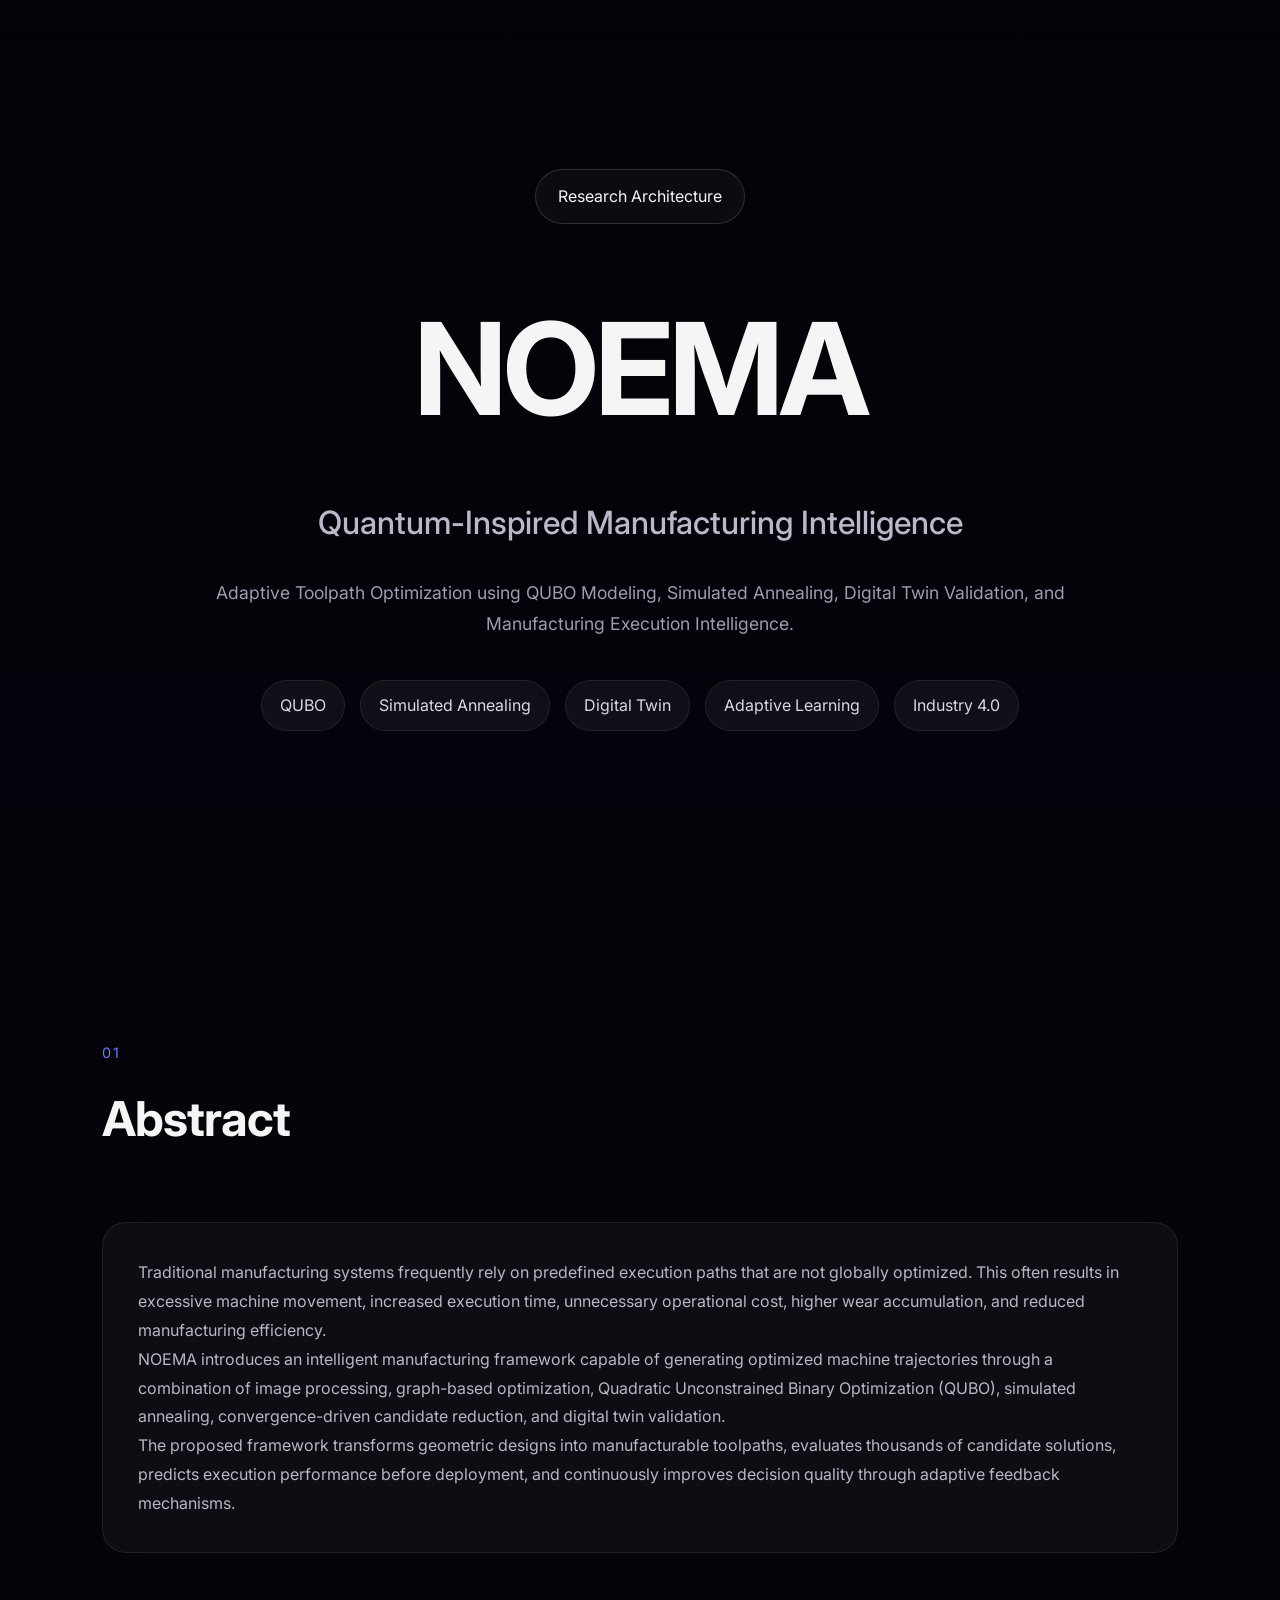
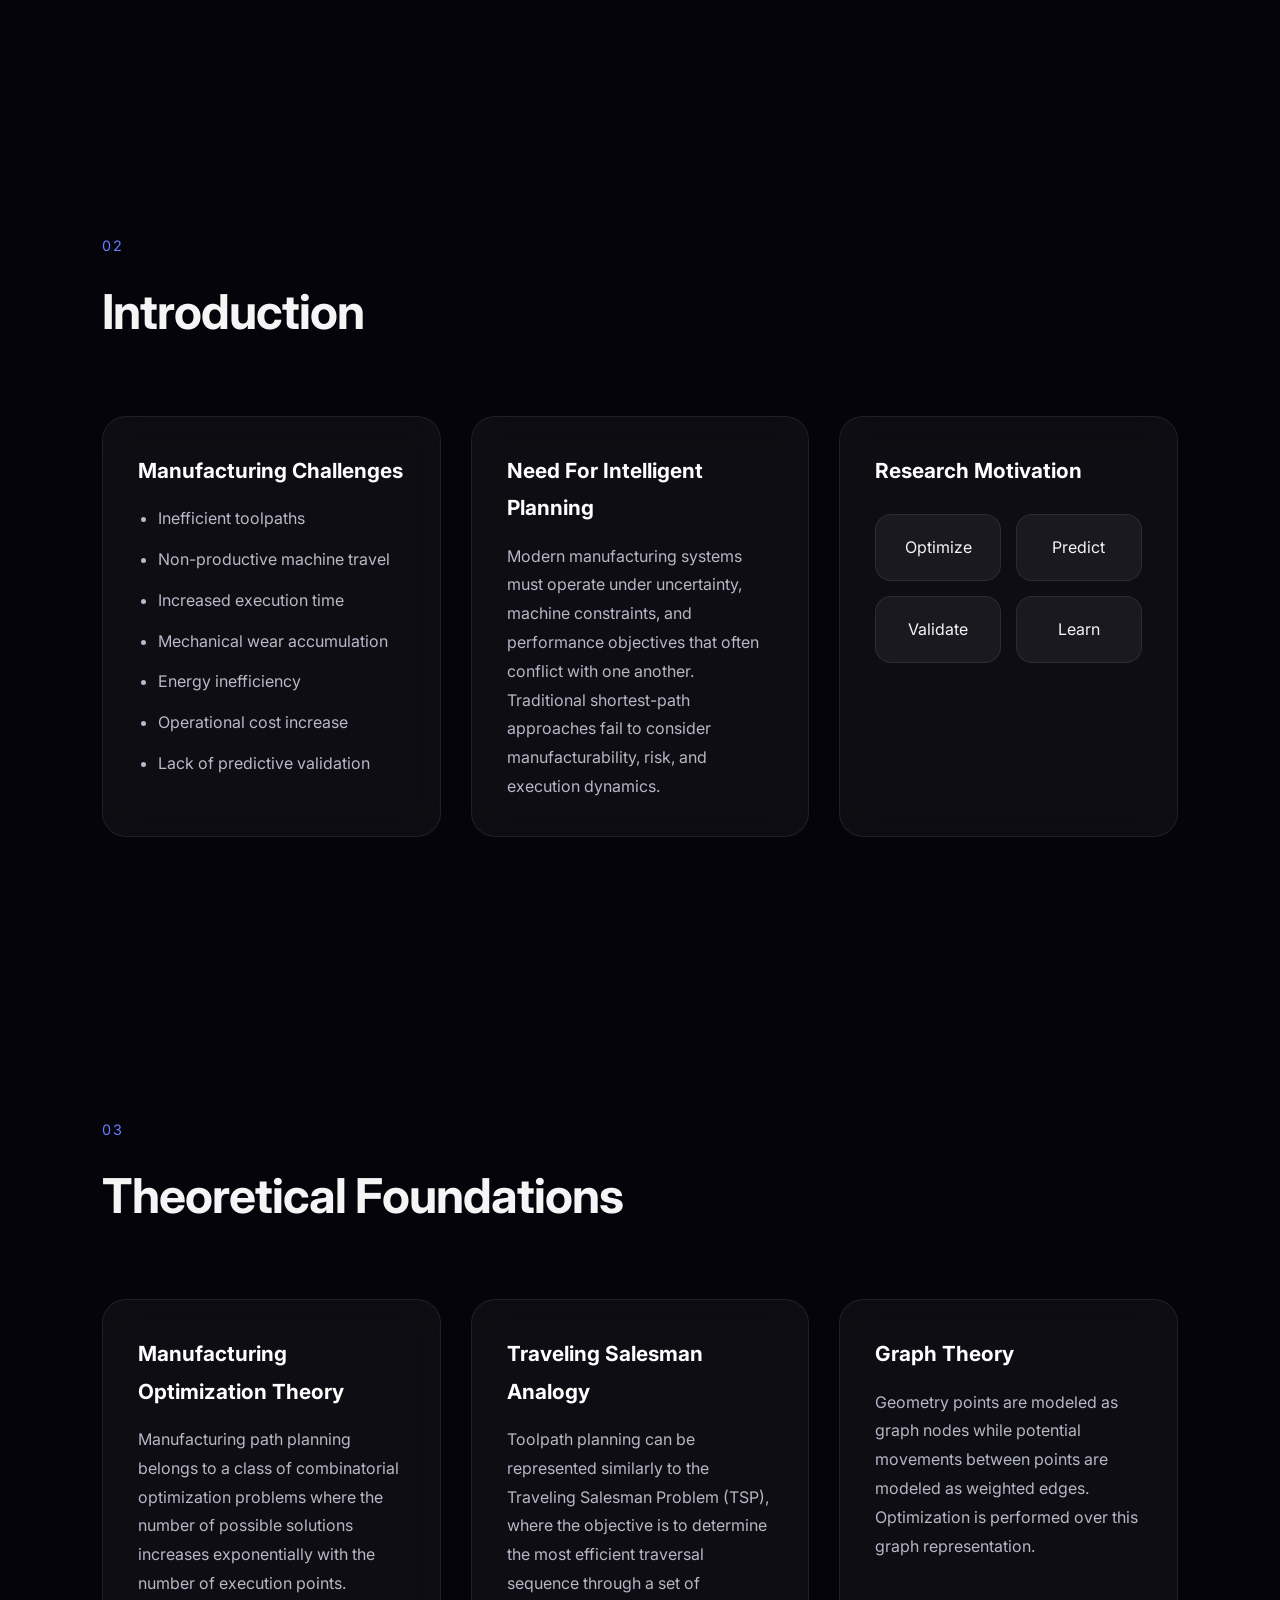
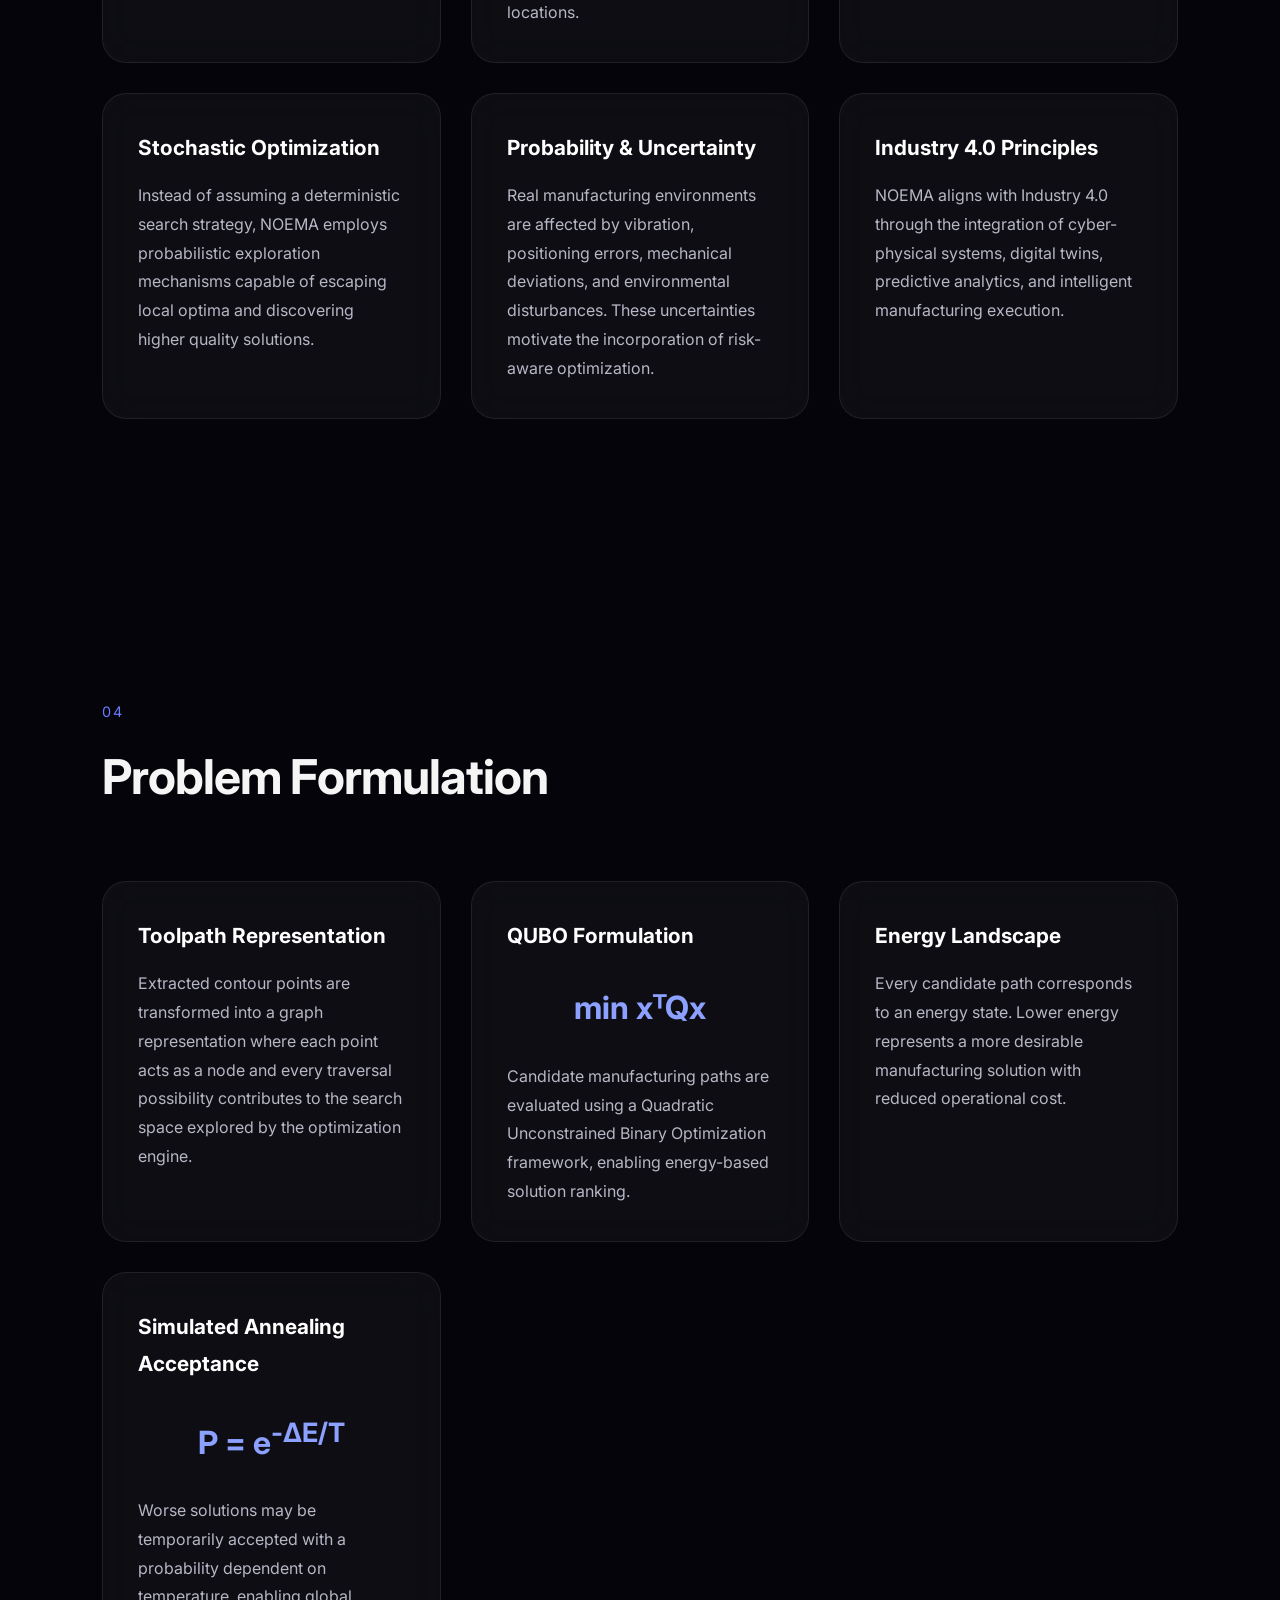
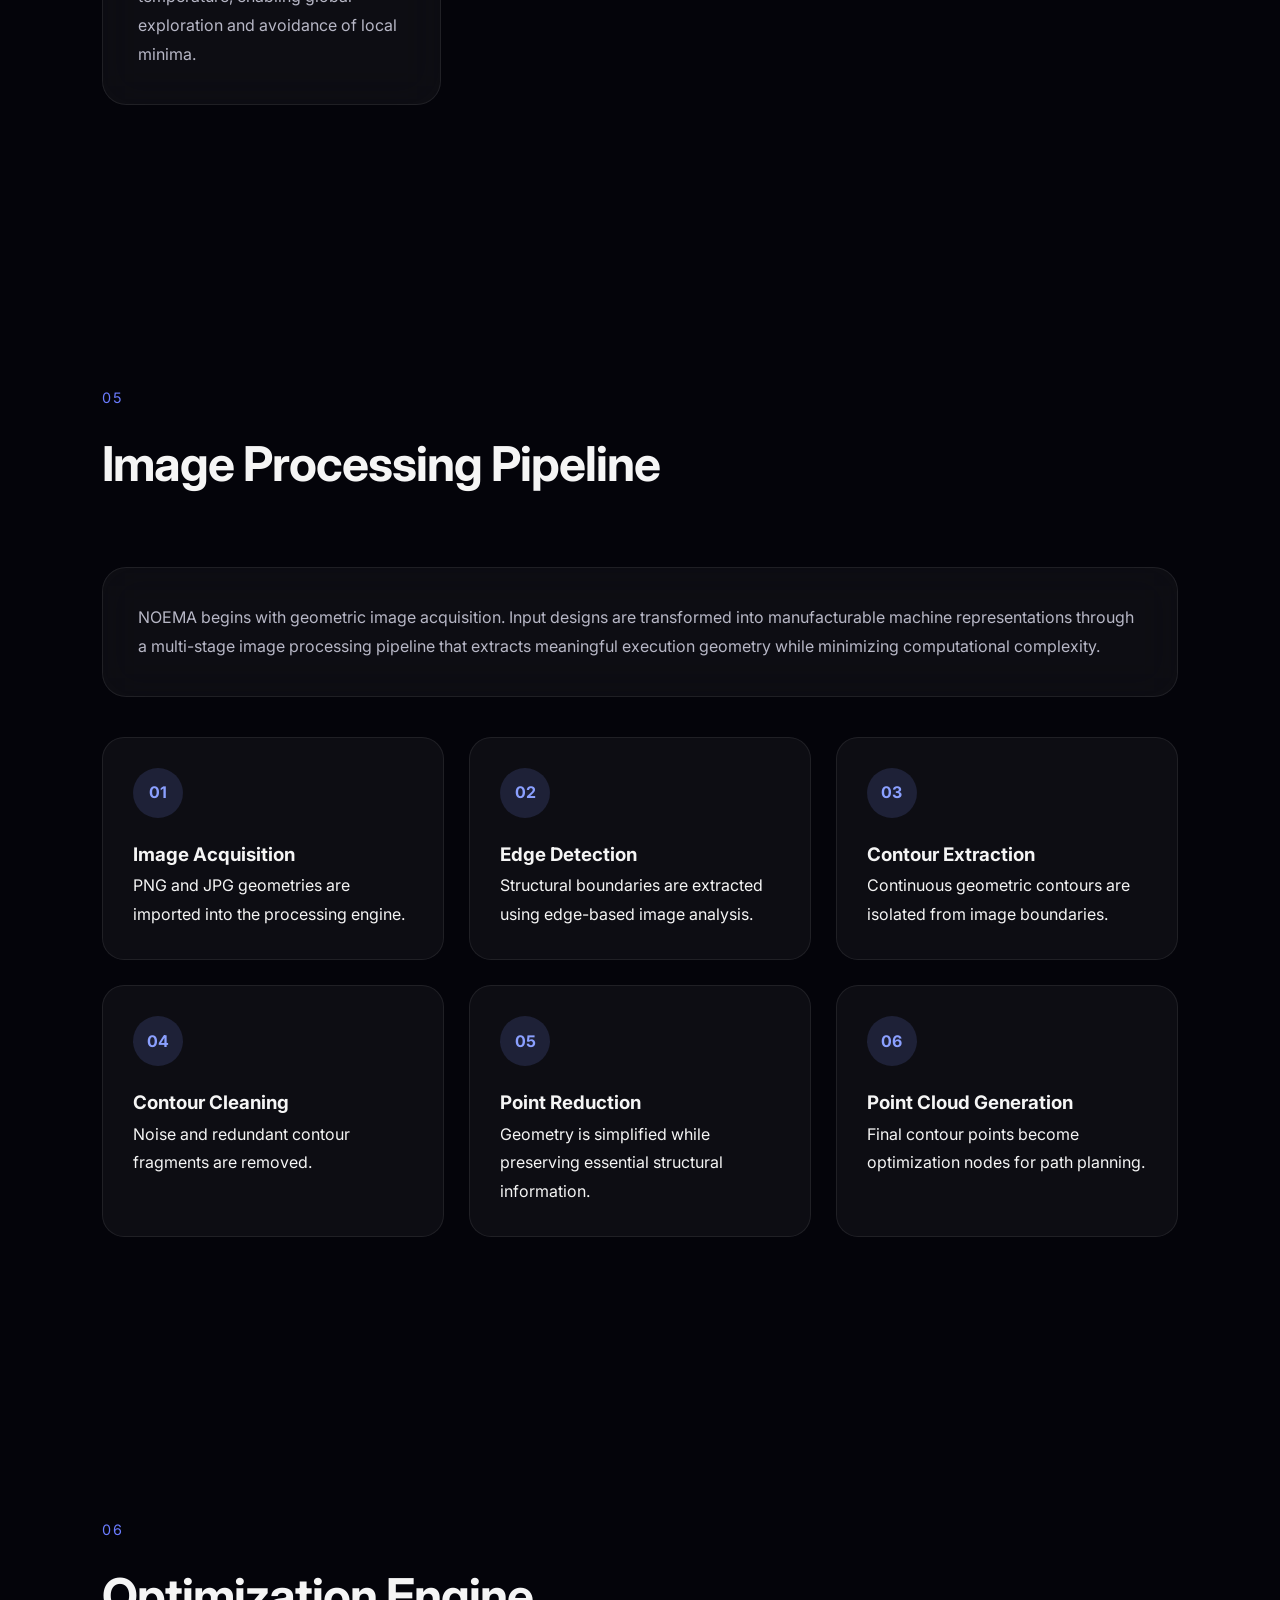
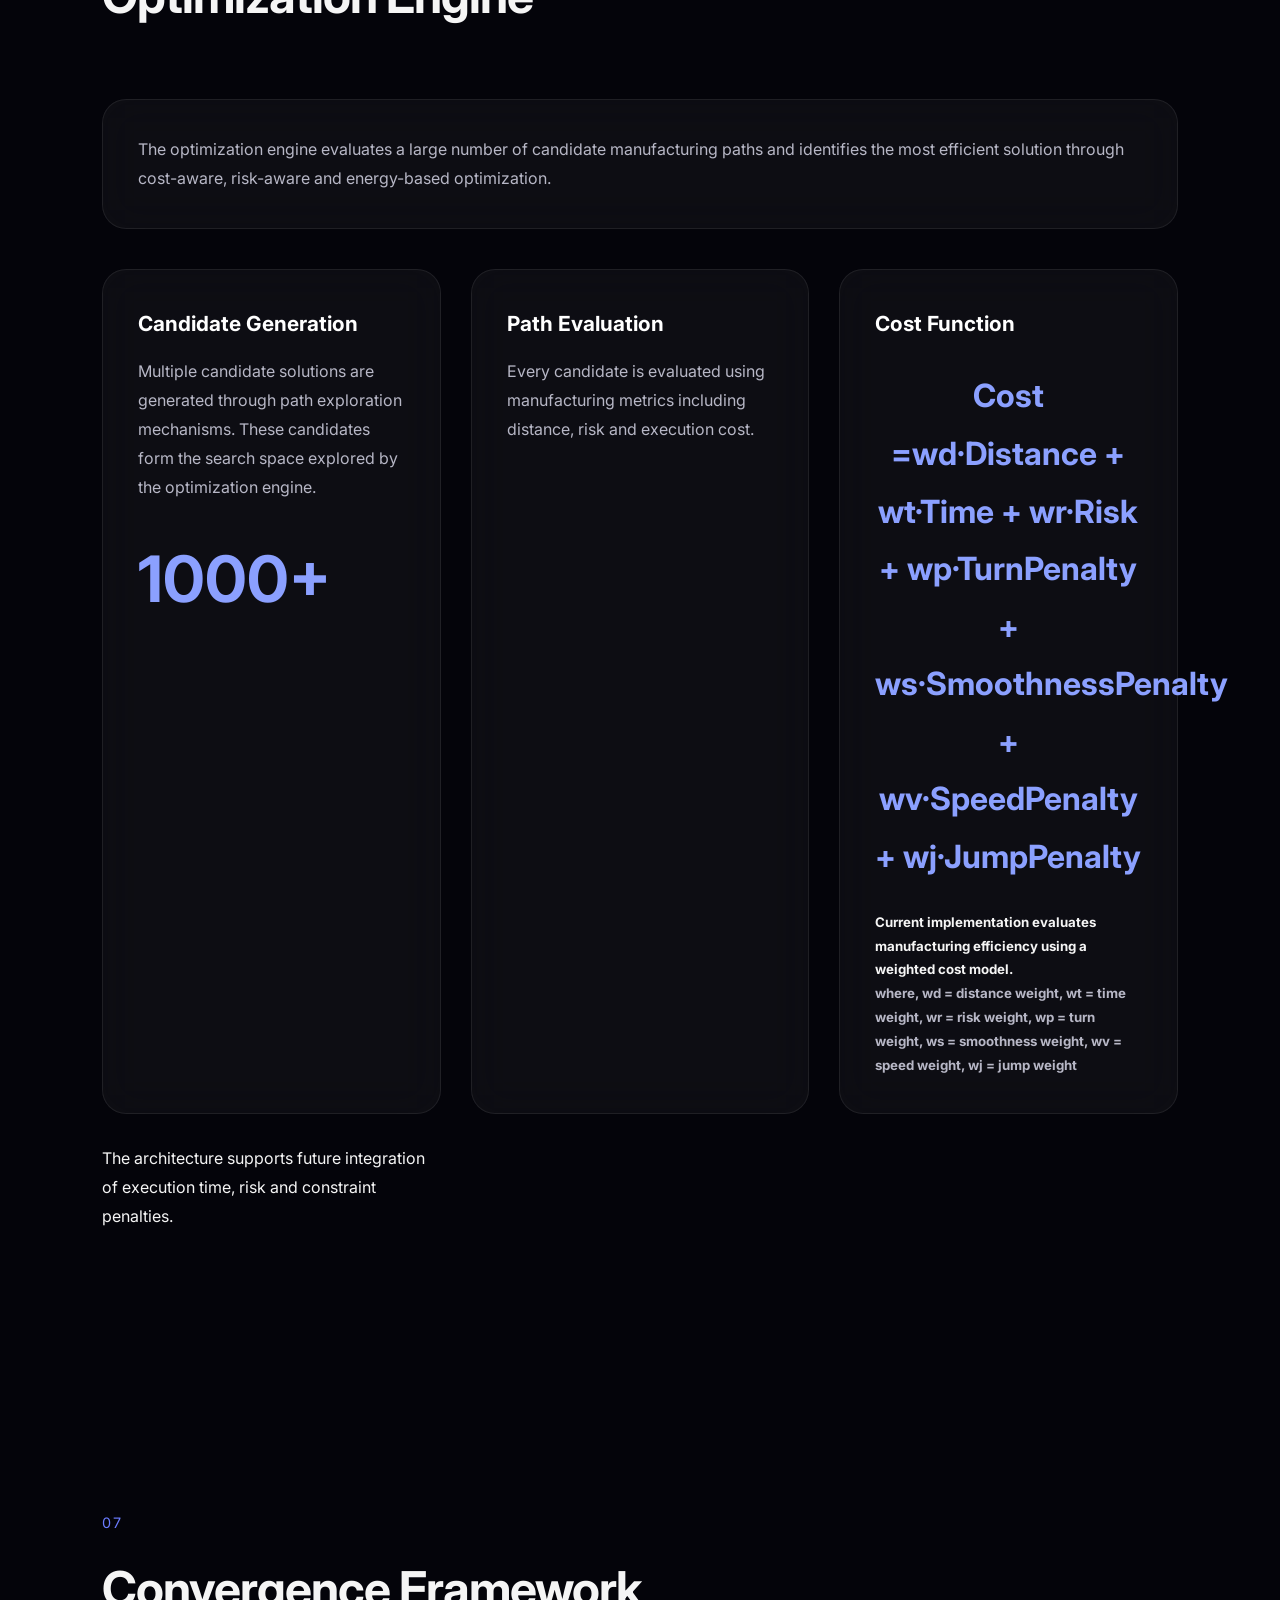
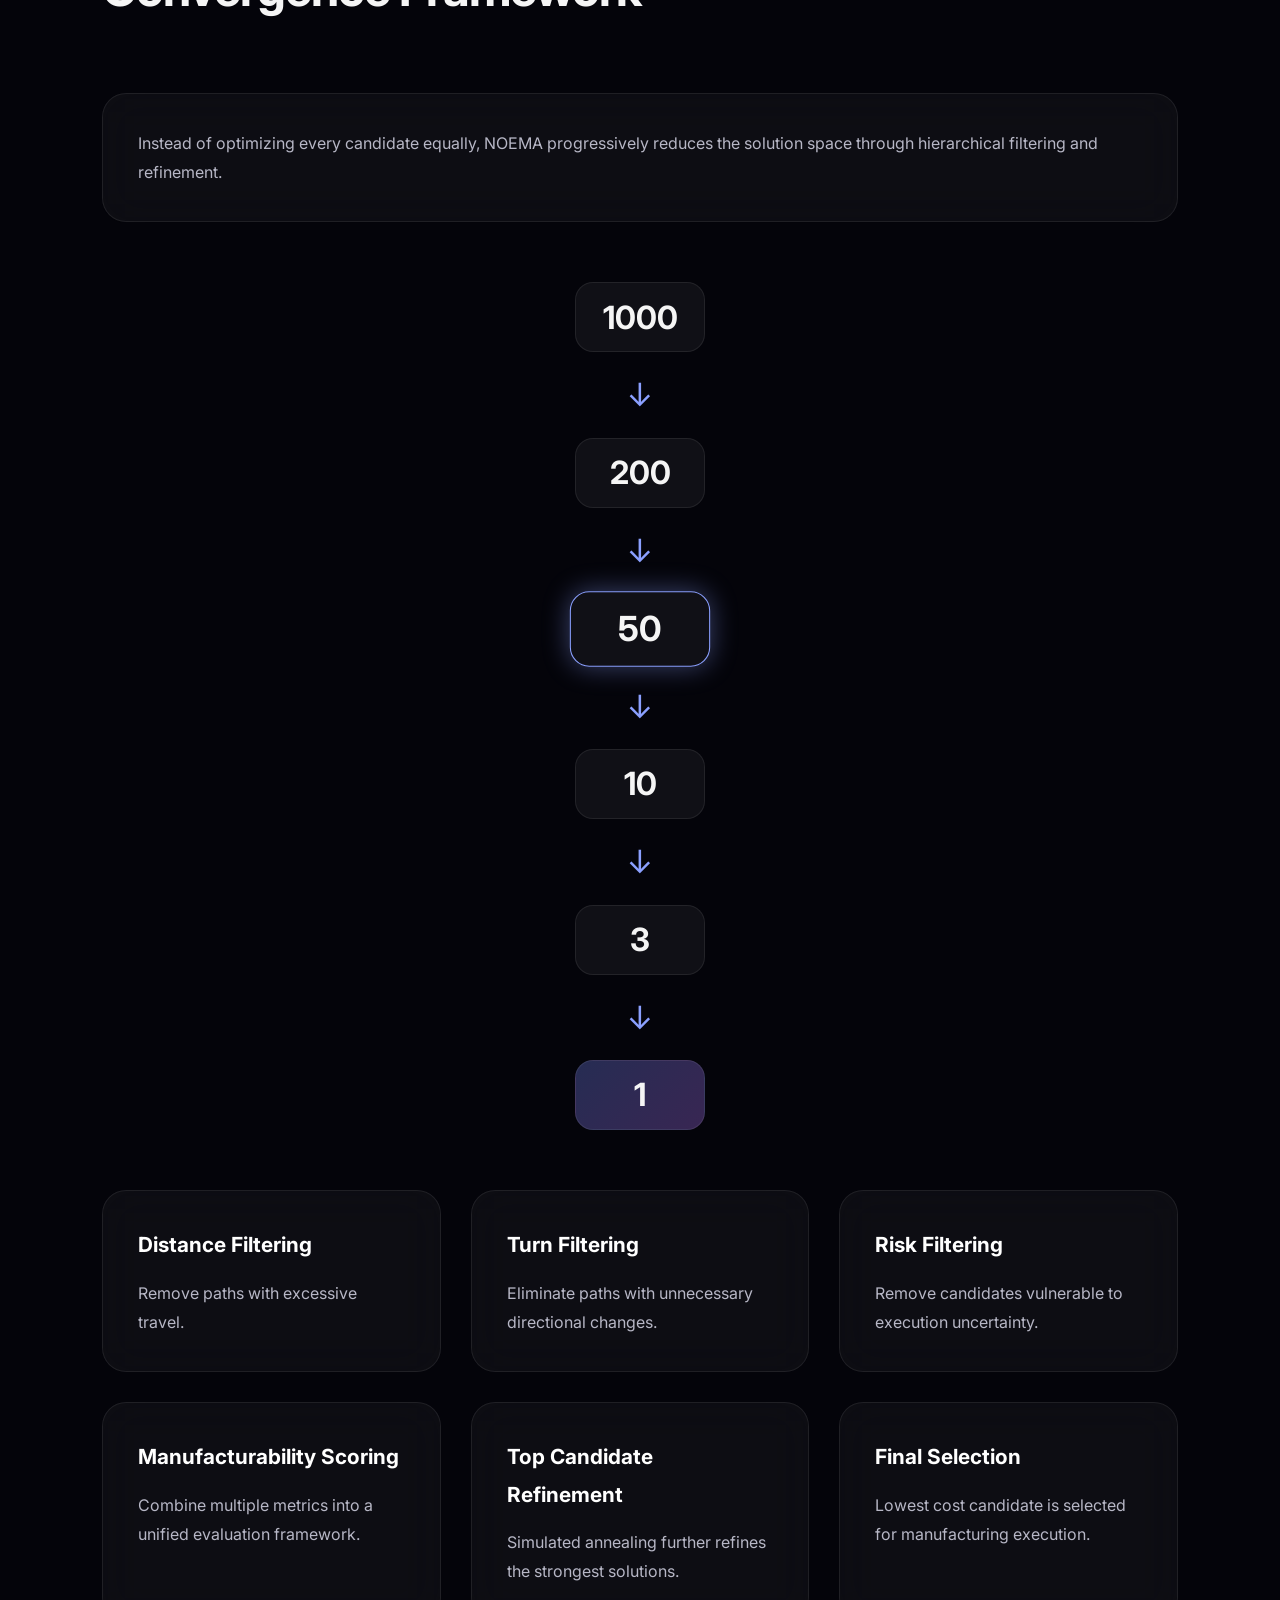
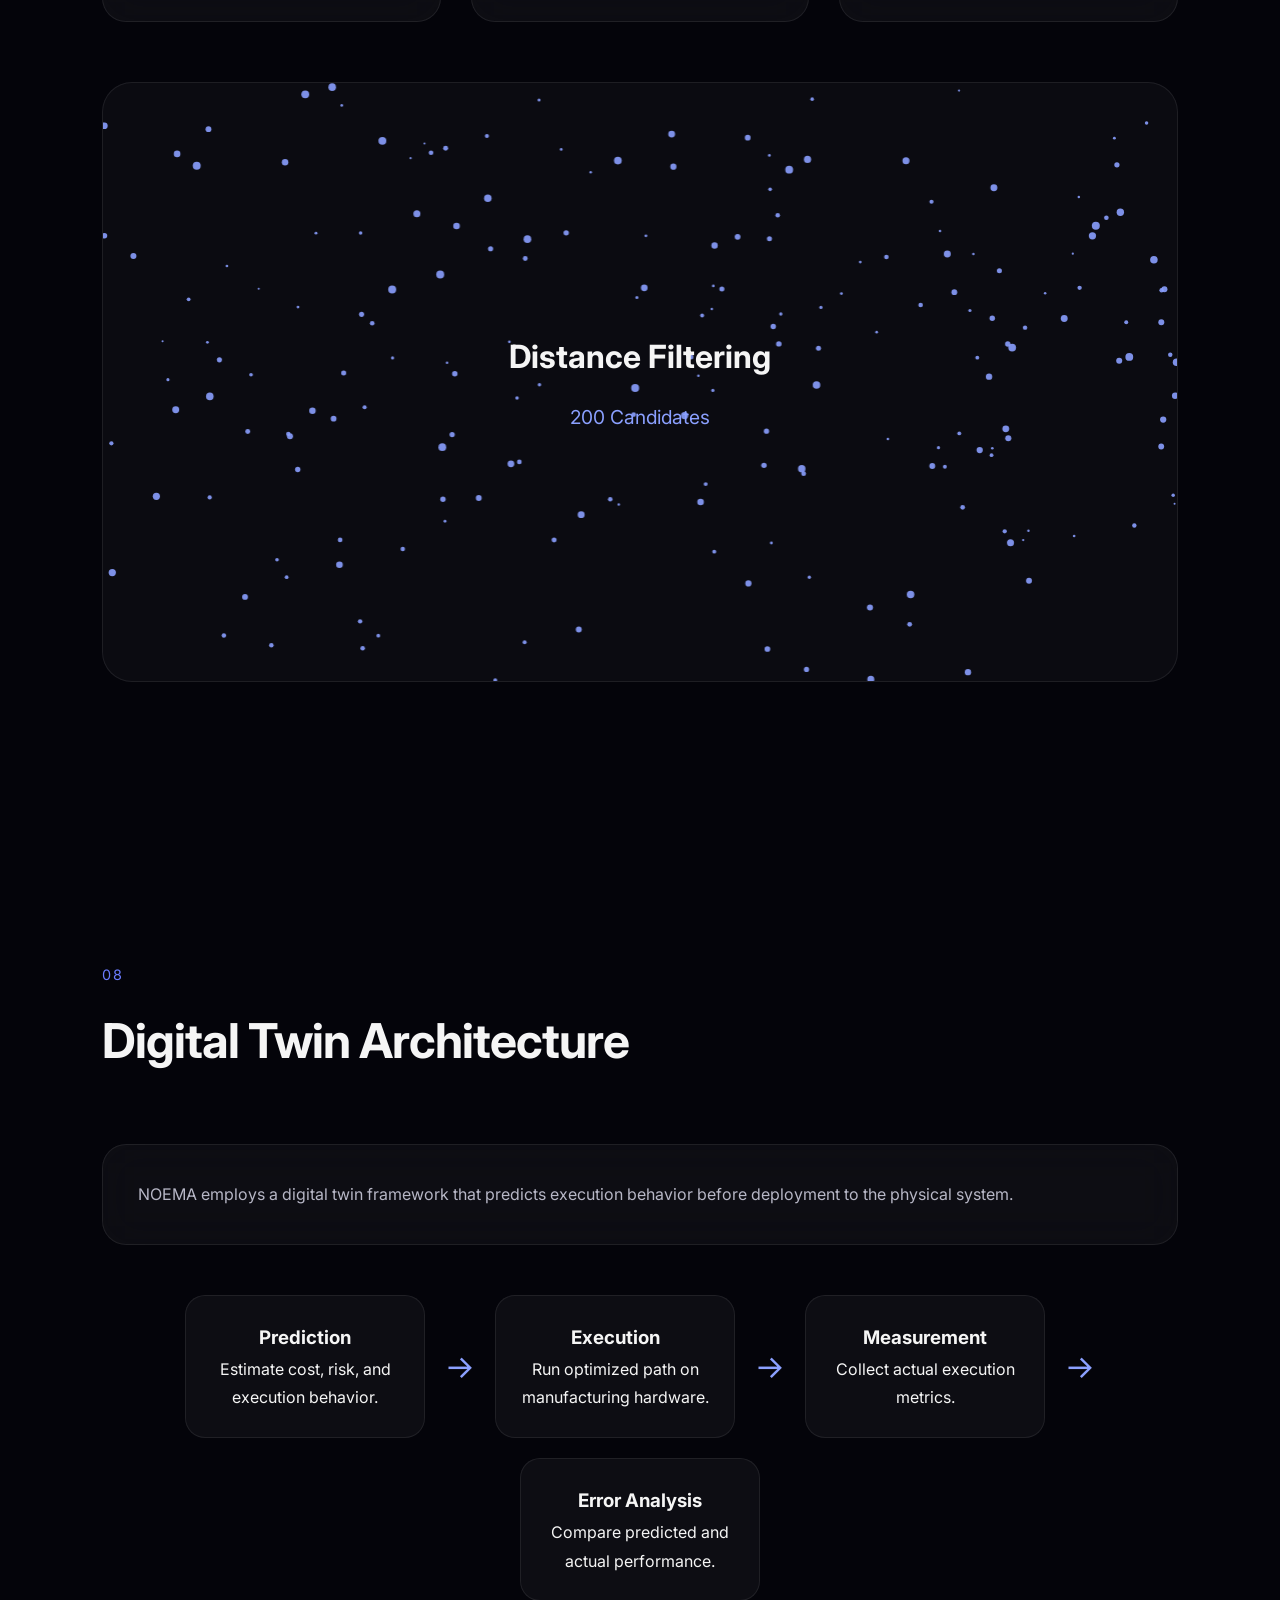
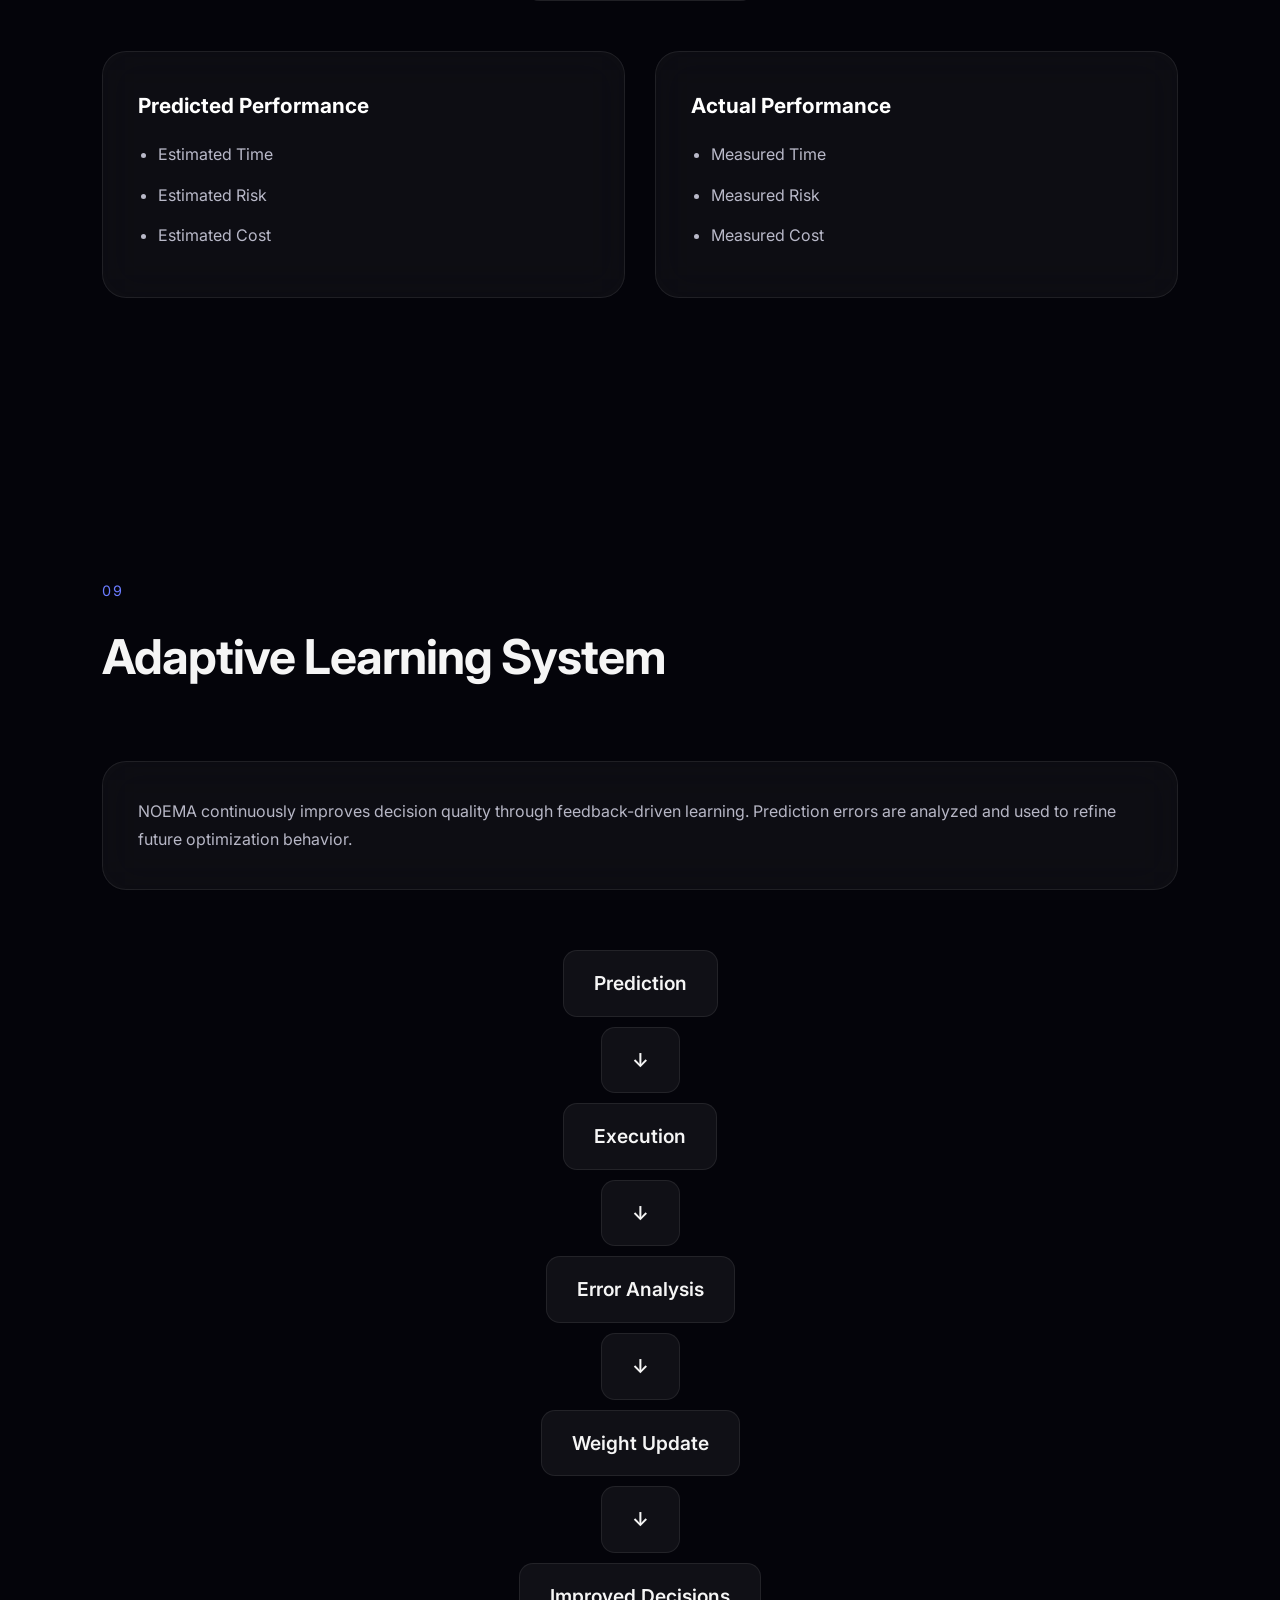
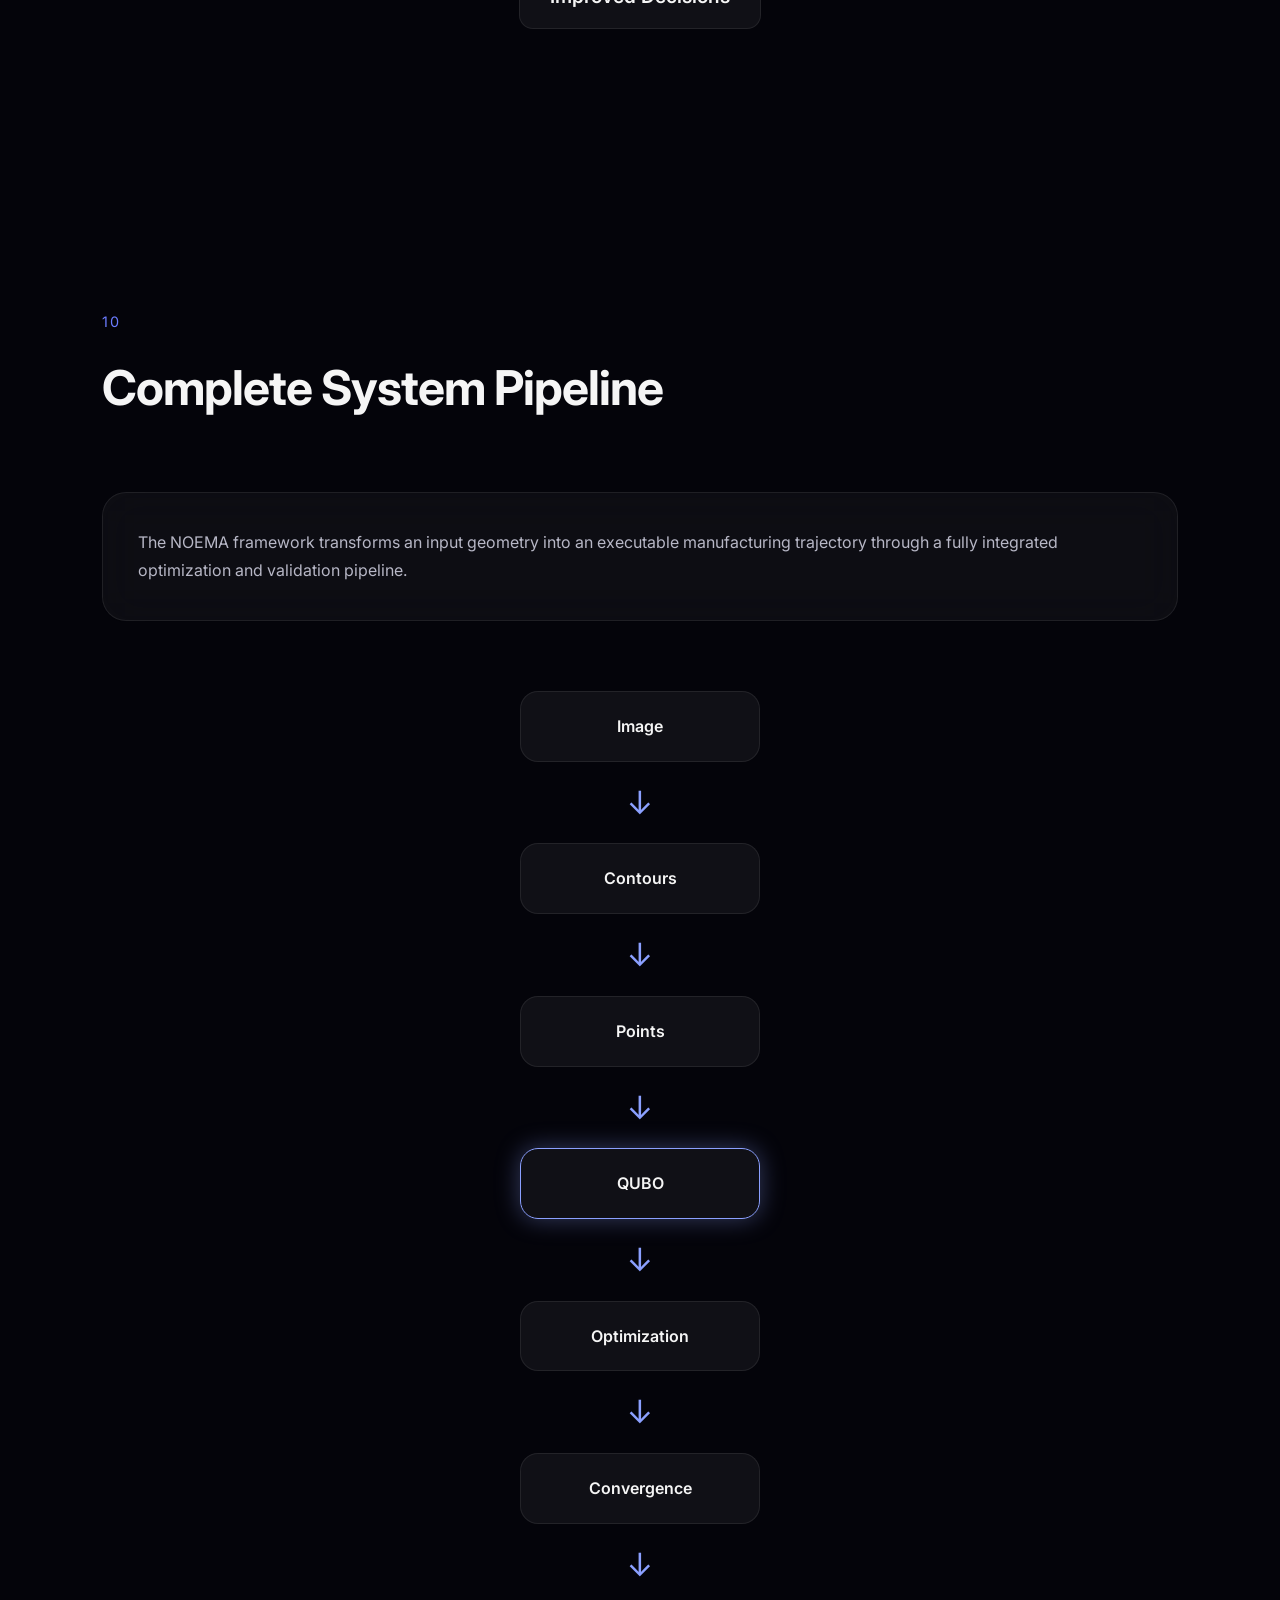
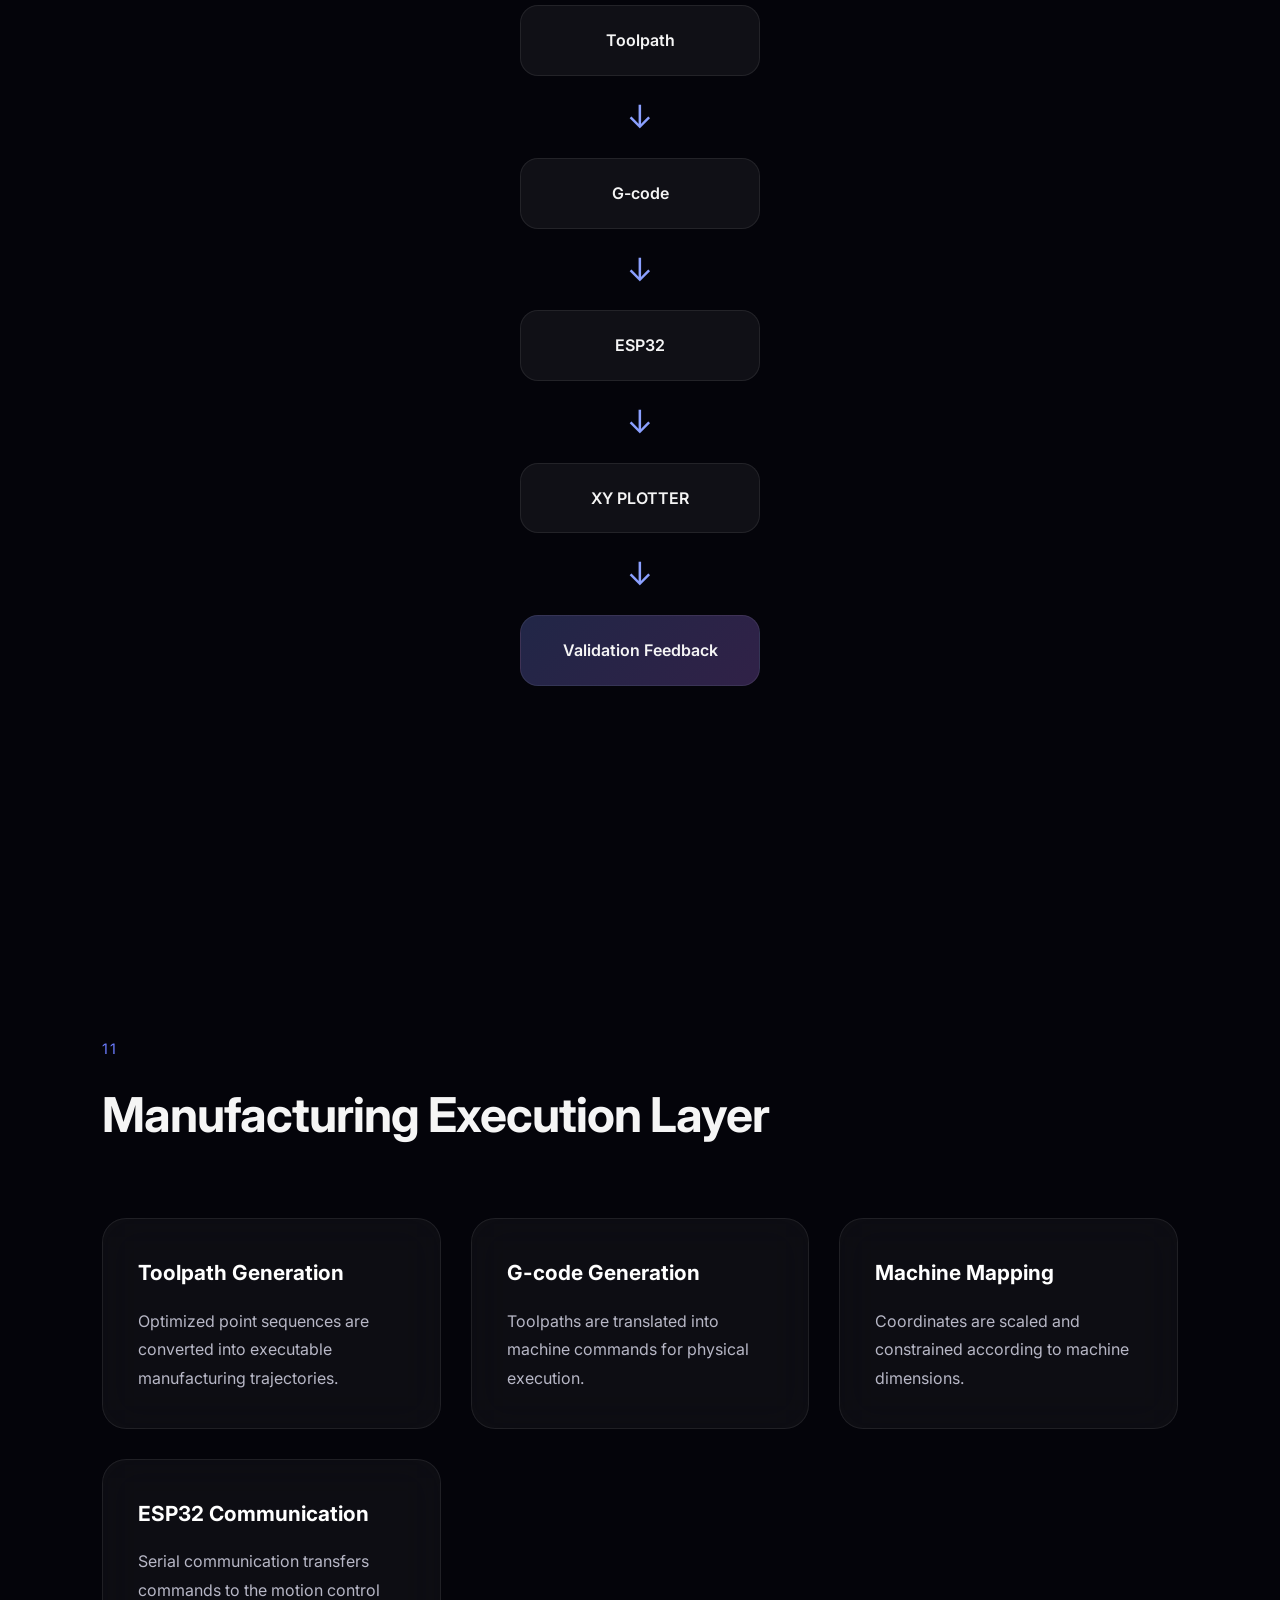
<file: research.html>
<!DOCTYPE html>
<html lang="en">
<head>
<meta charset="UTF-8">
<meta name="viewport" content="width=device-width, initial-scale=1.0">
<title>NOEMA Research</title>

<link rel="stylesheet" href="research.css">

<link href="https://fonts.googleapis.com/css2?family=Inter:wght@300;400;500;600;700&display=swap" rel="stylesheet">
</head>

<body>

<!-- ========================================= -->
<!-- BACKGROUND VIDEO -->
<!-- ========================================= -->

<div class="video-background">

    <video autoplay muted loop playsinline>
        <source src="https://d8j0ntlcm91z4.cloudfront.net/user_38xzZboKViGWJOttwIXH07lWA1P/hf_20260508_215831_c6a8989c-d716-4d8d-8745-e972a2eec711.mp4" type="video/mp4">
    </video>

    <div class="video-overlay"></div>

</div>

<!-- ========================================= -->
<!-- HERO -->
<!-- ========================================= -->

<section class="research-hero">

    <div class="hero-content">

        <div class="research-badge">
            Research Architecture
        </div>

        <h1>
            NOEMA
        </h1>

        <h2>
            Quantum-Inspired Manufacturing Intelligence
        </h2>

        <p>
            Adaptive Toolpath Optimization using QUBO Modeling,
            Simulated Annealing, Digital Twin Validation,
            and Manufacturing Execution Intelligence.
        </p>

        <div class="hero-tags">

            <span>QUBO</span>
            <span>Simulated Annealing</span>
            <span>Digital Twin</span>
            <span>Adaptive Learning</span>
            <span>Industry 4.0</span>

        </div>

    </div>

</section>

<!-- ========================================= -->
<!-- ABSTRACT -->
<!-- ========================================= -->

<section class="research-section">

    <div class="section-title">

        <span>01</span>

        <h2>Abstract</h2>

    </div>

    <div class="glass-card">

        <p>

            Traditional manufacturing systems frequently rely on
            predefined execution paths that are not globally optimized.
            This often results in excessive machine movement,
            increased execution time, unnecessary operational cost,
            higher wear accumulation, and reduced manufacturing efficiency.

        </p>

        <p>

            NOEMA introduces an intelligent manufacturing framework
            capable of generating optimized machine trajectories through
            a combination of image processing, graph-based optimization,
            Quadratic Unconstrained Binary Optimization (QUBO),
            simulated annealing, convergence-driven candidate reduction,
            and digital twin validation.

        </p>

        <p>

            The proposed framework transforms geometric designs into
            manufacturable toolpaths, evaluates thousands of candidate
            solutions, predicts execution performance before deployment,
            and continuously improves decision quality through adaptive
            feedback mechanisms.

        </p>

    </div>

</section>

<!-- ========================================= -->
<!-- INTRODUCTION -->
<!-- ========================================= -->

<section class="research-section">

    <div class="section-title">

        <span>02</span>

        <h2>Introduction</h2>

    </div>

    <div class="intro-grid">

        <div class="glass-card">

            <h3>
                Manufacturing Challenges
            </h3>

            <ul>

                <li>Inefficient toolpaths</li>

                <li>Non-productive machine travel</li>

                <li>Increased execution time</li>

                <li>Mechanical wear accumulation</li>

                <li>Energy inefficiency</li>

                <li>Operational cost increase</li>

                <li>Lack of predictive validation</li>

            </ul>

        </div>

        <div class="glass-card">

            <h3>
                Need For Intelligent Planning
            </h3>

            <p>

                Modern manufacturing systems must operate under
                uncertainty, machine constraints, and performance
                objectives that often conflict with one another.
                Traditional shortest-path approaches fail to consider
                manufacturability, risk, and execution dynamics.

            </p>

        </div>

        <div class="glass-card">

            <h3>
                Research Motivation
            </h3>

            <div class="pillar-grid">

                <div>Optimize</div>
                <div>Predict</div>
                <div>Validate</div>
                <div>Learn</div>

            </div>

        </div>

    </div>

</section>

<!-- ========================================= -->
<!-- THEORETICAL FOUNDATIONS -->
<!-- ========================================= -->

<section class="research-section">

    <div class="section-title">

        <span>03</span>

        <h2>Theoretical Foundations</h2>

    </div>

    <div class="theory-grid">

        <div class="glass-card">

            <h3>
                Manufacturing Optimization Theory
            </h3>

            <p>

                Manufacturing path planning belongs to a class of
                combinatorial optimization problems where the number
                of possible solutions increases exponentially with
                the number of execution points.

            </p>

        </div>

        <div class="glass-card">

            <h3>
                Traveling Salesman Analogy
            </h3>

            <p>

                Toolpath planning can be represented similarly to the
                Traveling Salesman Problem (TSP), where the objective
                is to determine the most efficient traversal sequence
                through a set of locations.

            </p>

        </div>

        <div class="glass-card">

            <h3>
                Graph Theory
            </h3>

            <p>

                Geometry points are modeled as graph nodes while
                potential movements between points are modeled as
                weighted edges. Optimization is performed over this
                graph representation.

            </p>

        </div>

        <div class="glass-card">

            <h3>
                Stochastic Optimization
            </h3>

            <p>

                Instead of assuming a deterministic search strategy,
                NOEMA employs probabilistic exploration mechanisms
                capable of escaping local optima and discovering
                higher quality solutions.

            </p>

        </div>

        <div class="glass-card">

            <h3>
                Probability & Uncertainty
            </h3>

            <p>

                Real manufacturing environments are affected by
                vibration, positioning errors, mechanical deviations,
                and environmental disturbances. These uncertainties
                motivate the incorporation of risk-aware optimization.

            </p>

        </div>

        <div class="glass-card">

            <h3>
                Industry 4.0 Principles
            </h3>

            <p>

                NOEMA aligns with Industry 4.0 through the integration
                of cyber-physical systems, digital twins, predictive
                analytics, and intelligent manufacturing execution.

            </p>

        </div>

    </div>

</section>

<!-- ========================================= -->
<!-- PROBLEM FORMULATION -->
<!-- ========================================= -->

<section class="research-section">

    <div class="section-title">

        <span>04</span>

        <h2>Problem Formulation</h2>

    </div>

    <div class="formulation-container">

        <div class="glass-card">

            <h3>
                Toolpath Representation
            </h3>

            <p>

                Extracted contour points are transformed into a graph
                representation where each point acts as a node and
                every traversal possibility contributes to the search
                space explored by the optimization engine.

            </p>

        </div>

        <div class="glass-card">

            <h3>
                QUBO Formulation
            </h3>

            <div class="formula">

                min xᵀQx

            </div>

            <p>

                Candidate manufacturing paths are evaluated using a
                Quadratic Unconstrained Binary Optimization framework,
                enabling energy-based solution ranking.

            </p>

        </div>

        <div class="glass-card">

            <h3>
                Energy Landscape
            </h3>

            <p>

                Every candidate path corresponds to an energy state.
                Lower energy represents a more desirable manufacturing
                solution with reduced operational cost.

            </p>

        </div>

        <div class="glass-card">

            <h3>
                Simulated Annealing Acceptance
            </h3>

            <div class="formula">

                P = e<sup>-ΔE/T</sup>

            </div>

            <p>

                Worse solutions may be temporarily accepted with a
                probability dependent on temperature, enabling global
                exploration and avoidance of local minima.

            </p>

        </div>

    </div>

</section>

<!-- ========================================= -->
<!-- IMAGE PROCESSING PIPELINE -->
<!-- ========================================= -->

<section class="research-section">

    <div class="section-title">

        <span>05</span>

        <h2>Image Processing Pipeline</h2>

    </div>

    <div class="glass-card large-card">

        <p>

            NOEMA begins with geometric image acquisition.
            Input designs are transformed into manufacturable
            machine representations through a multi-stage image
            processing pipeline that extracts meaningful execution
            geometry while minimizing computational complexity.

        </p>

    </div>

    <div class="pipeline-grid">

        <div class="pipeline-card">
            <div class="pipeline-number">01</div>
            <h3>Image Acquisition</h3>
            <p>
                PNG and JPG geometries are imported into the
                processing engine.
            </p>
        </div>

        <div class="pipeline-card">
            <div class="pipeline-number">02</div>
            <h3>Edge Detection</h3>
            <p>
                Structural boundaries are extracted using
                edge-based image analysis.
            </p>
        </div>

        <div class="pipeline-card">
            <div class="pipeline-number">03</div>
            <h3>Contour Extraction</h3>
            <p>
                Continuous geometric contours are isolated
                from image boundaries.
            </p>
        </div>

        <div class="pipeline-card">
            <div class="pipeline-number">04</div>
            <h3>Contour Cleaning</h3>
            <p>
                Noise and redundant contour fragments are
                removed.
            </p>
        </div>

        <div class="pipeline-card">
            <div class="pipeline-number">05</div>
            <h3>Point Reduction</h3>
            <p>
                Geometry is simplified while preserving
                essential structural information.
            </p>
        </div>

        <div class="pipeline-card">
            <div class="pipeline-number">06</div>
            <h3>Point Cloud Generation</h3>
            <p>
                Final contour points become optimization
                nodes for path planning.
            </p>
        </div>

    </div>

</section>

<!-- ========================================= -->
<!-- OPTIMIZATION ENGINE -->
<!-- ========================================= -->

<section class="research-section">

    <div class="section-title">

        <span>06</span>

        <h2>Optimization Engine</h2>

    </div>

    <div class="glass-card large-card">

        <p>

            The optimization engine evaluates a large number
            of candidate manufacturing paths and identifies
            the most efficient solution through cost-aware,
            risk-aware and energy-based optimization.

        </p>

    </div>

    <div class="engine-grid">

        <div class="glass-card">

            <h3>Candidate Generation</h3>

            <p>

                Multiple candidate solutions are generated
                through path exploration mechanisms. These
                candidates form the search space explored by
                the optimization engine.

            </p>

            <div class="big-number">

                1000+

            </div>

        </div>

        <div class="glass-card">

            <h3>Path Evaluation</h3>

            <p>

                Every candidate is evaluated using
                manufacturing metrics including
                distance, risk and execution cost.

            </p>

        </div>

        <div class="glass-card">

            <h3>Cost Function</h3>

            <div class="formula">

                Cost =wd·Distance + wt·Time + wr·Risk + wp·TurnPenalty + 
                ws·SmoothnessPenalty + wv·SpeedPenalty + wj·JumpPenalty
            </div>

            <h5>

                Current implementation evaluates
                manufacturing efficiency using a
                weighted cost model.

               <p> where,

                wd = distance weight, 
wt = time weight, 
wr = risk weight, 
wp = turn weight, 
ws = smoothness weight, 
wv = speed weight, 
wj = jump weight </p>

               </h5>

        </div>

        

            <p>

                The architecture supports future
                integration of execution time,
                risk and constraint penalties.

            </p>

        </div>

    </div>

</section>

<!-- ========================================= -->
<!-- CONVERGENCE FRAMEWORK -->
<!-- ========================================= -->

<section class="research-section">

    <div class="section-title">

        <span>07</span>

        <h2>Convergence Framework</h2>

    </div>

    <div class="glass-card large-card">

        <p>

            Instead of optimizing every candidate equally,
            NOEMA progressively reduces the solution space
            through hierarchical filtering and refinement.

        </p>

    </div>

    <div class="convergence-container">

        <div class="convergence-stage">1000</div>
        <div class="arrow">↓</div>

        <div class="convergence-stage">200</div>
        <div class="arrow">↓</div>

        <div class="convergence-stage">50</div>
        <div class="arrow">↓</div>

        <div class="convergence-stage">10</div>
        <div class="arrow">↓</div>

        <div class="convergence-stage">3</div>
        <div class="arrow">↓</div>

        <div class="convergence-stage final">
            1
        </div>

    </div>

    <div class="convergence-grid">

        <div class="glass-card">
            <h3>Distance Filtering</h3>
            <p>
                Remove paths with excessive travel.
            </p>
        </div>

        <div class="glass-card">
            <h3>Turn Filtering</h3>
            <p>
                Eliminate paths with unnecessary
                directional changes.
            </p>
        </div>

        <div class="glass-card">
            <h3>Risk Filtering</h3>
            <p>
                Remove candidates vulnerable to
                execution uncertainty.
            </p>
        </div>

        <div class="glass-card">
            <h3>Manufacturability Scoring</h3>
            <p>
                Combine multiple metrics into a
                unified evaluation framework.
            </p>
        </div>

        <div class="glass-card">
            <h3>Top Candidate Refinement</h3>
            <p>
                Simulated annealing further refines
                the strongest solutions.
            </p>
        </div>

        <div class="glass-card">
            <h3>Final Selection</h3>
            <p>
                Lowest cost candidate is selected
                for manufacturing execution.
            </p>
        </div>

    </div>

    <div class="convergence-visual">

    <canvas id="convergenceCanvas"></canvas>

    <div class="convergence-overlay">

        <h3 id="stageTitle">
            Generating Candidates
        </h3>

        <p id="stageCount">
            1000 Candidates
        </p>

    </div>

</div>

</section>

<!-- ========================================= -->
<!-- DIGITAL TWIN ARCHITECTURE -->
<!-- ========================================= -->

<section class="research-section">

    <div class="section-title">

        <span>08</span>

        <h2>Digital Twin Architecture</h2>

    </div>

    <div class="glass-card large-card">

        <p>

            NOEMA employs a digital twin framework
            that predicts execution behavior before
            deployment to the physical system.

        </p>

    </div>

    <div class="twin-flow">

        <div class="twin-step">

            <h3>Prediction</h3>

            <p>

                Estimate cost, risk,
                and execution behavior.

            </p>

        </div>

        <div class="twin-arrow">→</div>

        <div class="twin-step">

            <h3>Execution</h3>

            <p>

                Run optimized path
                on manufacturing hardware.

            </p>

        </div>

        <div class="twin-arrow">→</div>

        <div class="twin-step">

            <h3>Measurement</h3>

            <p>

                Collect actual
                execution metrics.

            </p>

        </div>

        <div class="twin-arrow">→</div>

        <div class="twin-step">

            <h3>Error Analysis</h3>

            <p>

                Compare predicted
                and actual performance.

            </p>

        </div>

    </div>

    <div class="comparison-panel">

        <div class="glass-card">

            <h3>
                Predicted Performance
            </h3>

            <ul>

                <li>Estimated Time</li>
                <li>Estimated Risk</li>
                <li>Estimated Cost</li>

            </ul>

        </div>

        <div class="glass-card">

            <h3>
                Actual Performance
            </h3>

            <ul>

                <li>Measured Time</li>
                <li>Measured Risk</li>
                <li>Measured Cost</li>

            </ul>

        </div>

    </div>

</section>

<!-- ========================================= -->
<!-- ADAPTIVE LEARNING -->
<!-- ========================================= -->

<section class="research-section">

    <div class="section-title">

        <span>09</span>

        <h2>Adaptive Learning System</h2>

    </div>

    <div class="glass-card large-card">

        <p>

            NOEMA continuously improves decision
            quality through feedback-driven learning.
            Prediction errors are analyzed and used
            to refine future optimization behavior.

        </p>

    </div>

    <div class="learning-flow">

        <div>Prediction</div>

        <div>↓</div>

        <div>Execution</div>

        <div>↓</div>

        <div>Error Analysis</div>

        <div>↓</div>

        <div>Weight Update</div>

        <div>↓</div>

        <div>Improved Decisions</div>

    </div>

</section>

<!-- ========================================= -->
<!-- COMPLETE SYSTEM PIPELINE -->
<!-- ========================================= -->

<section class="research-section">

    <div class="section-title">
        <span>10</span>
        <h2>Complete System Pipeline</h2>
    </div>

    <div class="glass-card large-card">

        <p>
            The NOEMA framework transforms an input geometry
            into an executable manufacturing trajectory through
            a fully integrated optimization and validation pipeline.
        </p>

    </div>

    <div class="mega-pipeline">

        <div class="pipeline-node">Image</div>
        <div class="pipeline-arrow">↓</div>

        <div class="pipeline-node">Contours</div>
        <div class="pipeline-arrow">↓</div>

        <div class="pipeline-node">Points</div>
        <div class="pipeline-arrow">↓</div>

        <div class="pipeline-node">QUBO</div>
        <div class="pipeline-arrow">↓</div>

        <div class="pipeline-node">Optimization</div>
        <div class="pipeline-arrow">↓</div>

        <div class="pipeline-node">Convergence</div>
        <div class="pipeline-arrow">↓</div>

        <div class="pipeline-node">Toolpath</div>
        <div class="pipeline-arrow">↓</div>

        <div class="pipeline-node">G-code</div>
        <div class="pipeline-arrow">↓</div>

        <div class="pipeline-node">ESP32</div>
        <div class="pipeline-arrow">↓</div>

        <div class="pipeline-node">XY PLOTTER </div>
        <div class="pipeline-arrow">↓</div>

        

        <div class="pipeline-node final-node">Validation Feedback</div>

    </div>

</section>

<!-- ========================================= -->
<!-- MANUFACTURING EXECUTION -->
<!-- ========================================= -->

<section class="research-section">

    <div class="section-title">
        <span>11</span>
        <h2>Manufacturing Execution Layer</h2>
    </div>

    <div class="research-grid">

        <div class="glass-card">
            <h3>Toolpath Generation</h3>
            <p>
                Optimized point sequences are converted
                into executable manufacturing trajectories.
            </p>
        </div>

        <div class="glass-card">
            <h3>G-code Generation</h3>
            <p>
                Toolpaths are translated into machine
                commands for physical execution.
            </p>
        </div>

        <div class="glass-card">
            <h3>Machine Mapping</h3>
            <p>
                Coordinates are scaled and constrained
                according to machine dimensions.
            </p>
        </div>

        <div class="glass-card">
            <h3>ESP32 Communication</h3>
            <p>
                Serial communication transfers commands
                to the motion control system.
            </p>
        </div>

    </div>

    <div class="terminal-window">

<pre>
G01 X120 Y340
G01 X135 Y342
G01 X149 Y350
G01 X162 Y365
G01 X174 Y381
G01 X191 Y392
G01 X205 Y410
...
</pre>

    </div>

</section>

<!-- ========================================= -->
<!-- EXPERIMENTAL VALIDATION -->
<!-- ========================================= -->

<section class="research-section">

    <div class="section-title">
        <span>12</span>
        <h2>Experimental Validation</h2>
    </div>

    <div class="glass-card large-card">

        <p>

            Multiple experimental trials are conducted to
            evaluate optimization effectiveness and validate
            digital twin predictions against physical execution.

        </p>

    </div>

    <div class="research-grid">

        <div class="glass-card">
            <h3>Distance</h3>
            <p>Total toolpath length</p>
        </div>

        <div class="glass-card">
            <h3>Risk</h3>
            <p>Execution uncertainty estimate</p>
        </div>

        <div class="glass-card">
            <h3>Cost</h3>
            <p>Optimization objective value</p>
        </div>

        <div class="glass-card">
            <h3>Time</h3>
            <p>Execution duration analysis</p>
        </div>

        <div class="glass-card">
            <h3>Turns</h3>
            <p>Directional change evaluation</p>
        </div>

        <div class="glass-card">
            <h3>Error</h3>
            <p>Predicted vs Actual deviation</p>
        </div>

    </div>

</section>

<!-- ========================================= -->
<!-- RESULTS -->
<!-- ========================================= -->

<section class="research-section">

    <div class="section-title">
        <span>13</span>
        <h2>Results & Performance Analysis</h2>
    </div>

    <div class="metrics-grid">

        <div class="metric-card">
            <h3>Cost Reduction</h3>
            <div class="metric-value">70%</div>
        </div>

        <div class="metric-card">
            <h3>Risk Reduction</h3>
            <div class="metric-value">40–80%</div>
        </div>

        <div class="metric-card">
            <h3>Turn Reduction</h3>
            <div class="metric-value">15–60%</div>
        </div>

        <div class="metric-card">
            <h3>Convergence Efficiency</h3>
            <div class="metric-value">75%+</div>
        </div>

    </div>

</section>

<!-- ========================================= -->
<!-- INDUSTRY 4.0 -->
<!-- ========================================= -->

<section class="research-section">

    <div class="section-title">
        <span>14</span>
        <h2>Industry 4.0 Alignment</h2>
    </div>

    <div class="research-grid">

        <div class="glass-card">
            <h3>Cyber Physical Systems</h3>
        </div>

        <div class="glass-card">
            <h3>Digital Twins</h3>
        </div>

        <div class="glass-card">
            <h3>Smart Manufacturing</h3>
        </div>

        <div class="glass-card">
            <h3>Predictive Analytics</h3>
        </div>

        <div class="glass-card">
            <h3>Manufacturing Automation</h3>
        </div>

    </div>

</section>

<!-- ========================================= -->
<!-- APPLICATIONS -->
<!-- ========================================= -->

<section class="research-section">

    <div class="section-title">
        <span>15</span>
        <h2>Applications</h2>
    </div>

    <div class="research-grid">

        <div class="glass-card">CNC Machining</div>
        <div class="glass-card">3D Printing</div>
        <div class="glass-card">PCB Drilling</div>
        <div class="glass-card">Robotic Welding</div>
        <div class="glass-card">Warehouse Robotics</div>
        <div class="glass-card">Smart Manufacturing</div>

    </div>

</section>

<!-- ========================================= -->
<!-- RESEARCH CONTRIBUTIONS -->
<!-- ========================================= -->

<section class="research-section">

    <div class="section-title">
        <span>16</span>
        <h2>Research Contributions</h2>
    </div>

    <div class="glass-card">

        <ul class="contribution-list">

            <li>Quantum-inspired optimization framework</li>

            <li>Convergence-based candidate reduction architecture</li>

            <li>Digital twin validation methodology</li>

            <li>Adaptive cost evaluation framework</li>

            <li>Intelligent manufacturing path planning</li>

            <li>Manufacturing execution integration</li>

        </ul>

    </div>

</section>

<!-- ========================================= -->
<!-- LIMITATIONS -->
<!-- ========================================= -->

<section class="research-section">

    <div class="section-title">
        <span>17</span>
        <h2>Current Limitations</h2>
    </div>

    <div class="research-grid">

        <div class="glass-card">
            Single-contour optimization focus
        </div>

        <div class="glass-card">
            Simple ML integration
        </div>

        <div class="glass-card">
            Simplified execution time model
        </div>

    </div>

</section>

<!-- ========================================= -->
<!-- FUTURE WORK -->
<!-- ========================================= -->

<section class="research-section">

    <div class="section-title">
        <span>18</span>
        <h2>Future Work</h2>
    </div>

    <div class="research-grid">

        <div class="glass-card">
            Multi-contour optimization
        </div>


        <div class="glass-card">
            Industrial machine integration
        </div>

        <div class="glass-card">
            Advanced feedrate planning
        </div>

        <div class="glass-card">
            Advanced ML prediction systems
        </div>

        <div class="glass-card">
            3D manufacturing extension
        </div>

    </div>

    <section class="future-section">

    <div class="section-heading">

        <h1 class="section-tag">
            Future Scalability
        </h1>

        <h2>
            Beyond a 2D Plotter
        </h2>

        <p>
            NOEMA is designed as a scalable manufacturing intelligence platform capable of extending across multiple machine architectures.
        </p>

    </div>

    <div class="future-timeline">

        <div class="future-card">

            <div class="future-icon">01 :</div>

            <h3>2D Plotter</h3>

            <p>
                Current implementation for intelligent toolpath optimization and execution.
            </p>

        </div>

        <div class="future-arrow">↓</div>

        <div class="future-card">

            <div class="future-icon">02 :</div>

            <h3>3D Printer</h3>

            <p>
                Extension to layer-by-layer additive manufacturing with Z-axis control.
            </p>

        </div>

        <div class="future-arrow">↓</div>

        <div class="future-card">

            <div class="future-icon">03 :</div>

            <h3>CNC Router</h3>

            <p>
                Intelligent machining path optimization for subtractive manufacturing.
            </p>

        </div>

        <div class="future-arrow">↓</div>

        <div class="future-card">

            <div class="future-icon">04 :</div>

            <h3>Laser System</h3>

            <p>
                High-speed engraving and cutting through adaptive motion planning.
            </p>

        </div>

    </div>

</section>

</section>

<!-- ========================================= -->
<!-- FINAL CTA -->
<!-- ========================================= -->

<section class="research-cta">

    <h2>
        Explore the Complete NOEMA Ecosystem
    </h2>

    <p>
        Continue from research and methodology
        into implementation and hardware execution.
    </p>

    <div class="cta-buttons">

        <a href="third.html" class="primary-btn">
            Launch Workspace
        </a>

        <a href="second.html" class="secondary-btn">
            Back
        </a>

    </div>

</section>

<script src="research.js"></script>

</body>
</html>
</file>
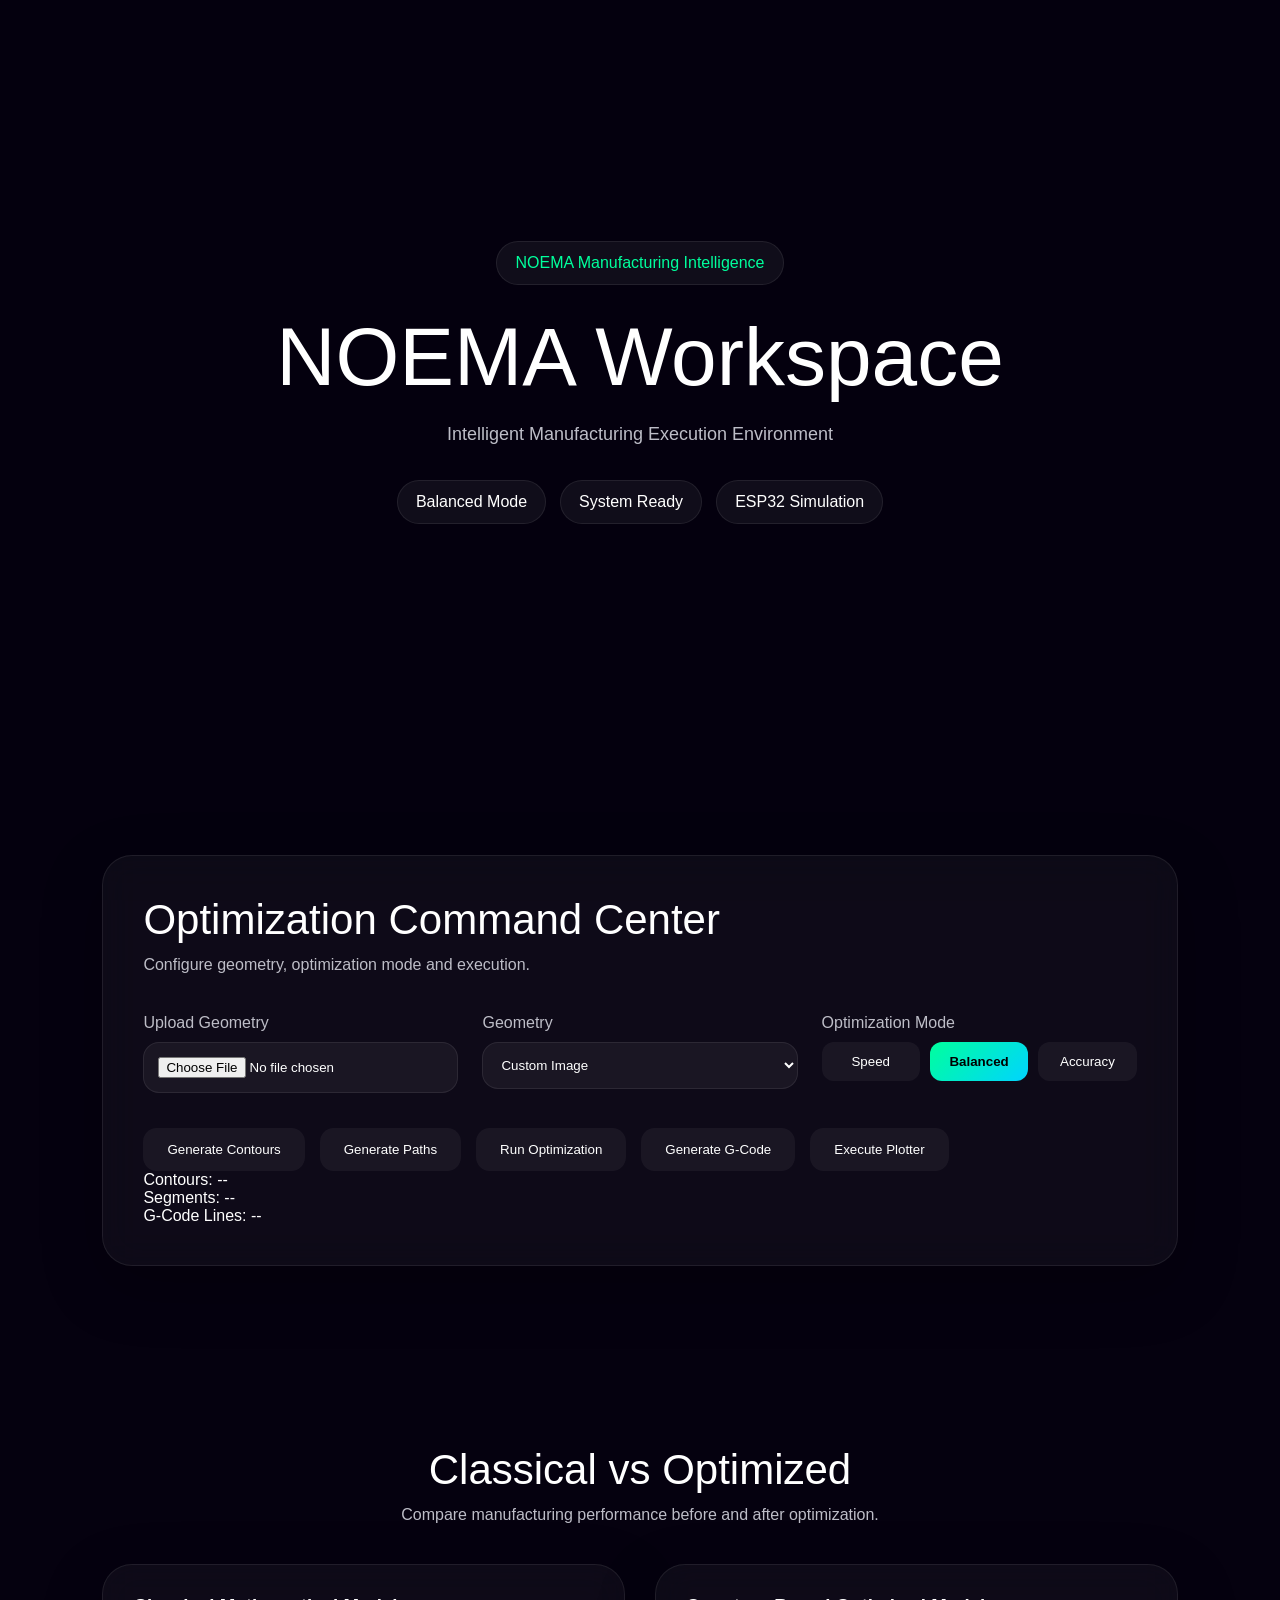
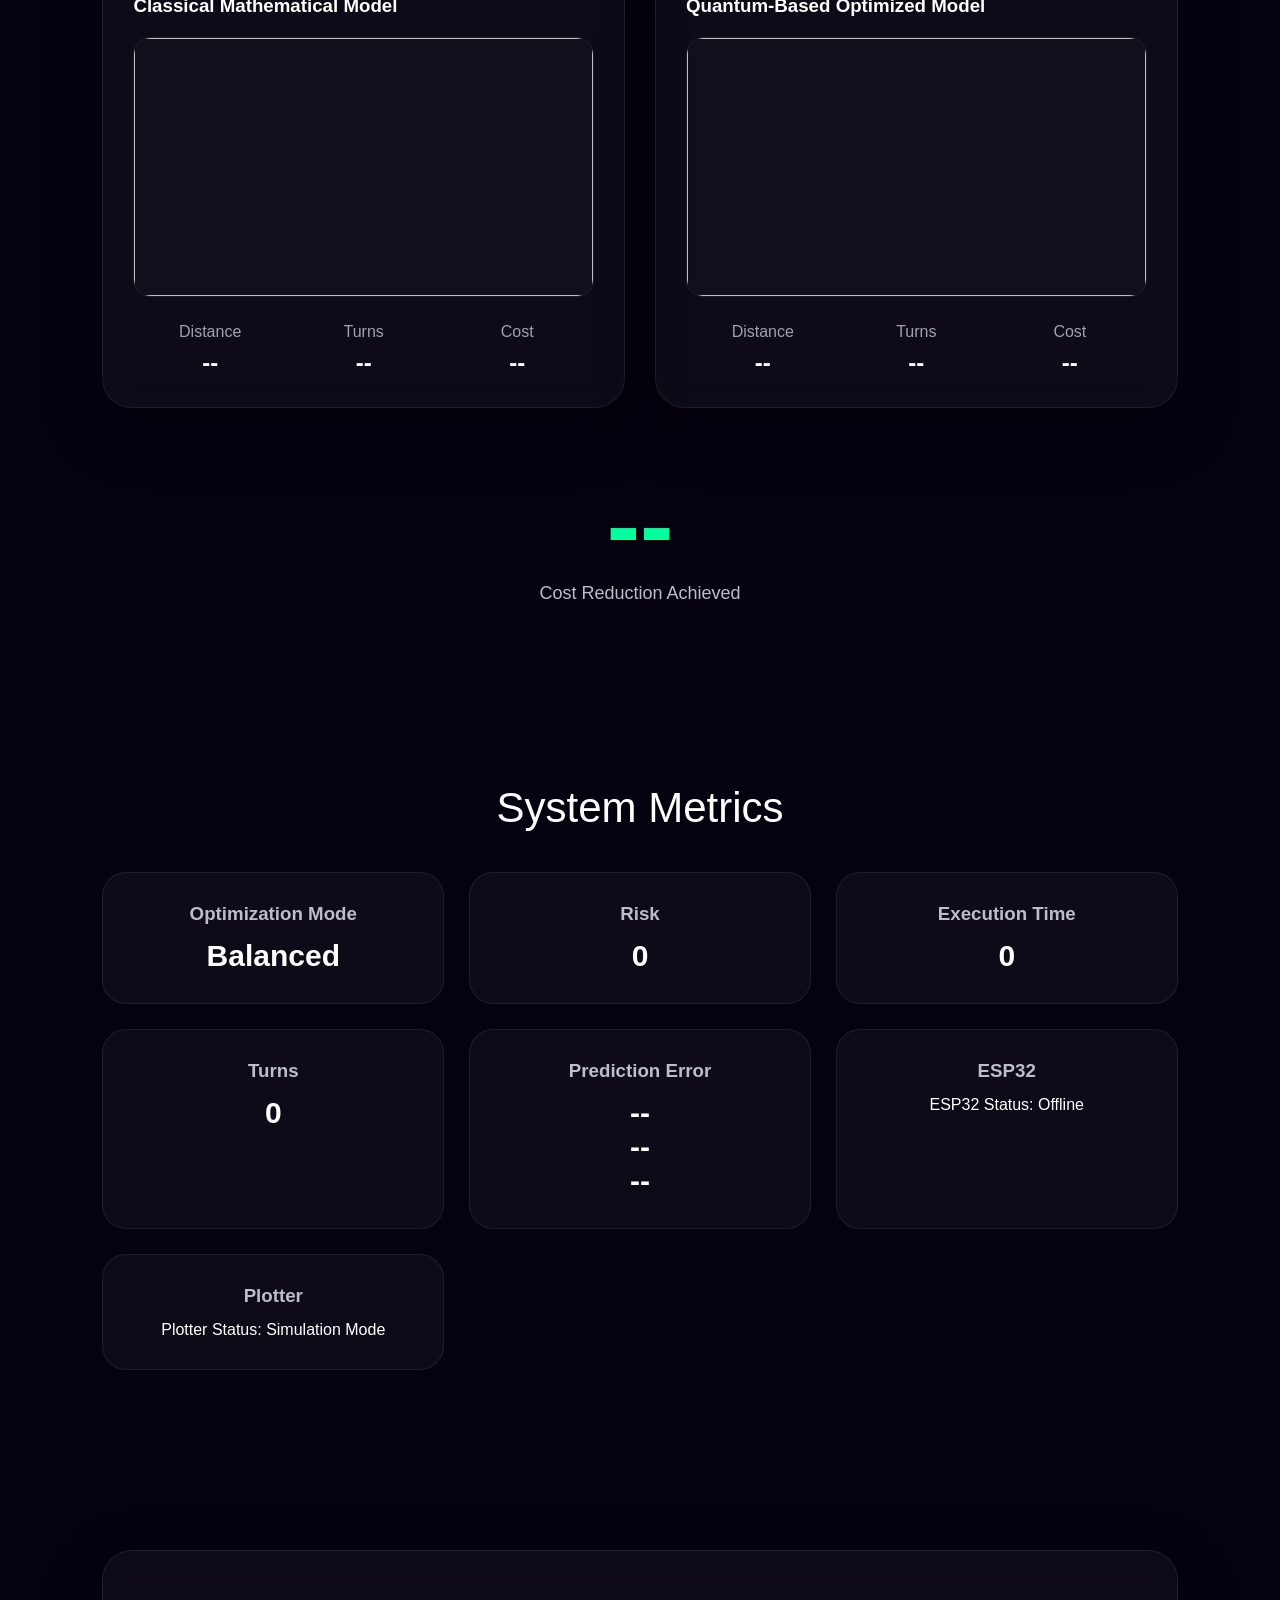
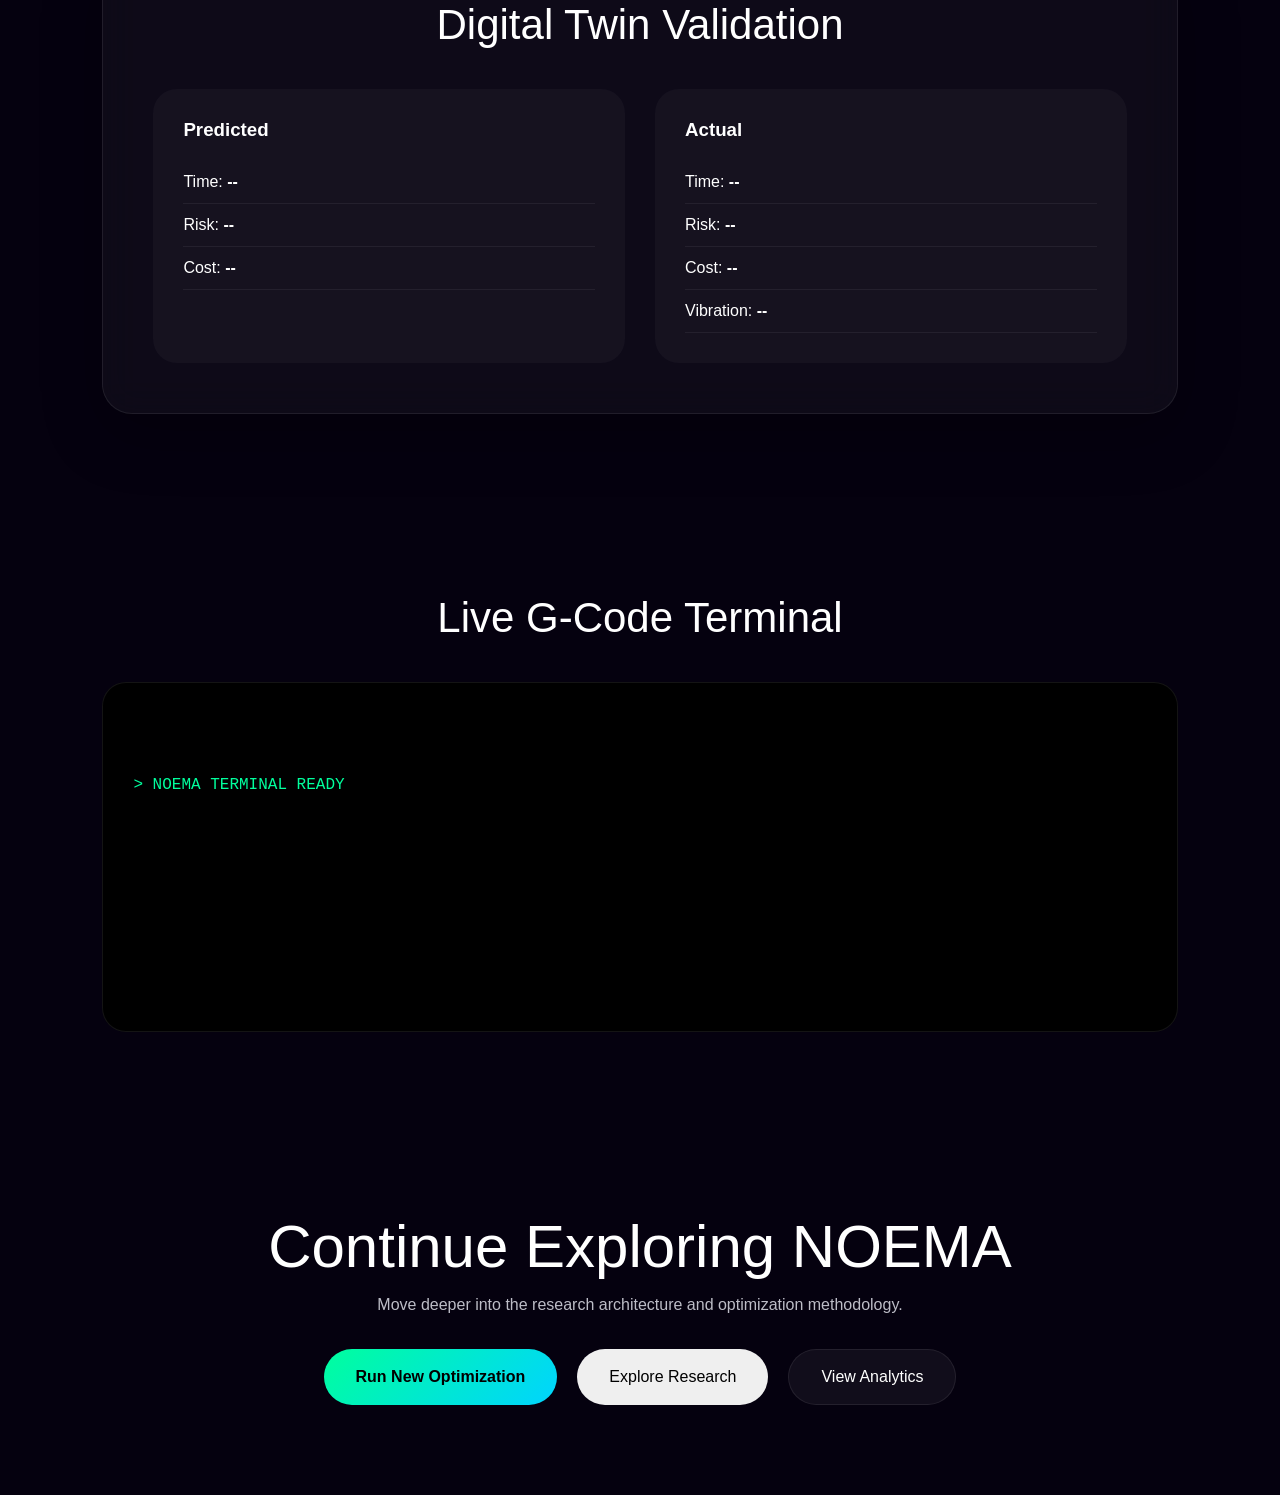
<file: third.html>
<!DOCTYPE html>

<html lang="en">

<head>


<meta charset="UTF-8">

<meta name="viewport"
      content="width=device-width, initial-scale=1.0">

<title>NOEMA Workspace</title>

<link rel="stylesheet"
      href="third.css">


</head>

<body>


<!-- VIDEO BACKGROUND -->

<div class="video-background">

    <video autoplay muted loop playsinline>

        <source src="https://d8j0ntlcm91z4.cloudfront.net/user_38xzZboKViGWJOttwIXH07lWA1P/hf_20260508_215831_c6a8989c-d716-4d8d-8745-e972a2eec711.mp4"
                type="video/mp4">

    </video>

    <div class="video-overlay"></div>

</div>

<!-- HEADER -->

<header class="workspace-header">

    <div class="header-content">

        <span class="workspace-tag">
            NOEMA Manufacturing Intelligence
        </span>

        <h1>
            NOEMA Workspace
        </h1>

        <p>
            Intelligent Manufacturing Execution Environment
        </p>

        <div class="status-container">

            <div class="status-pill"
            id="modeStatus">
                Balanced Mode
            
            
            </div>

            <div class="status-pill">
                System Ready
            </div>

            <div class="status-pill">
                ESP32 Simulation
            </div>

        </div>

    </div>

</header>

<!-- CONTROL CENTER -->

<section class="control-section">

    <div class="glass-card control-center">

        <div class="section-heading">

            <h2>
                Optimization Command Center
            </h2>

            <p>
                Configure geometry, optimization mode and execution.
            </p>

        </div>

        <div class="control-grid">

            <div class="control-group">

                <label>
                    Upload Geometry
                </label>

                <input type="file"
                       id="imageUpload"
                       accept=".png,.jpg,.jpeg">

            </div>

            <div class="control-group">

                <label>
                    Geometry
                </label>

                <select>

                    <option>Custom Image</option>
                    <option>Square</option>
                    <option>Star</option>
                    <option>Circle</option>

                </select>

            </div>

            <div class="control-group">

                <label>
                    Optimization Mode
                </label>

                <div class="mode-buttons">

                    <button>
                        Speed
                    </button>

                    <button class="active-mode">
                        Balanced
                    </button>

                    <button>
                        Accuracy
                    </button>

                </div>

            </div>

        </div>

        <div class="action-buttons">

            <button class="action-btn">
                Generate Contours
            </button>

            <button class="action-btn">
                Generate Paths
            </button>

            <button
             class="action-btn"
              id="optimizeBtn">

             Run Optimization

           </button>

            <button class="action-btn">
                Generate G-Code
            </button>

            <button class="action-btn"
             id="executePlotterBtn"
            >
                Execute Plotter
            </button>
            
       </div>

       <div id="apiResults">

    <p>Contours: --</p>

    <p>Segments: --</p>

    <p>G-Code Lines: --</p>

</div>

    </div>

</section>

<!-- COMPARISON -->

<section>

    <div class="section-heading center">

        <h2>
            Classical vs Optimized
        </h2>

        <p>
            Compare manufacturing performance before and after optimization.
        </p>

    </div>

    <div class="comparison-grid">

        <div class="glass-card comparison-card">

            <div class="comparison-header">

                <h3>
                    Classical Mathematical Model
                </h3>

                

            </div>

            <img
    id="classicalImage"
    class="path-image"
>


            <div class="comparison-stats">

               <div>

    <span>Distance</span>

    <strong id="classicalDistance">
        --
    </strong>

</div>

<div>

    <span>Turns</span>

    <strong id="classicalTurns">
        --
    </strong>

</div>

<div>

    <span>Cost</span>

    <strong id="classicalCost">
        --
    </strong>

</div>
            </div>

        </div>

        <div class="glass-card comparison-card">

            <div class="comparison-header">

                <h3>
                    Quantum-Based Optimized Model 
                </h3>

                

            </div>

            <img
            id="optimizedImage"
    class="path-image"
>

            <div class="comparison-stats">

               
                <div>

    <span>Distance</span>

    <strong id="optimizedDistance">
        --
    </strong>

</div>

<div>

    <span>Turns</span>

    <strong id="optimizedTurns">
        --
    </strong>

</div>

<div>

    <span>Cost</span>

    <strong id="optimizedCost">
        --
    </strong>

</div>
                
            </div>

        </div>

    </div>

    <div class="improvement-banner">

        <h1 id="improvementPercent">
    --
</h1>

        <p>
            Cost Reduction Achieved
        </p>

    </div>

</section>

<!-- METRICS -->

<section>

    <div class="section-heading center">

        <h2>
            System Metrics
        </h2>

    </div>

    <div class="metrics-grid">


        
        <div class="metric-card">

    <h3>
        Optimization Mode
    </h3>

    <p>
        <strong id="currentMode">
            Balanced
        </strong>
    </p>

</div>

        <div class="metric-card">
            <h3>Risk</h3>
            <p id="riskValue">0</p>
        </div>

        <div class="metric-card">
            <h3>Execution Time</h3>
            <p id="timeValue">0</p>
        </div>

        <div class="metric-card">
            <h3>Turns</h3>
            <p id="turnValue">0</p>
        </div>

        <div class="metric-card">
            <h3>Prediction Error</h3>
            <h1>
            <span id="predictionError">
</span></h1>

 <p id="timeError">--</p>

<p id="riskError">--</p>

<p id="costError">--</p>
    
        </div>

        <div class="metric-card">
            <h3>ESP32</h3>
            ESP32 Status:
<span id="esp32Status">
    Offline
</span>
        </div>

        <div class="metric-card">
            <h3>Plotter</h3>
            Plotter Status:
<span id="plotterStatus">
    Simulation Mode
</span>
        </div>

    </div>

</section>

<!-- DIGITAL TWIN -->

<section>

    <div class="glass-card digital-twin">

        <div class="section-heading center">

            <h2>
                Digital Twin Validation
            </h2>

        </div>

        <div class="twin-grid">

            <div class="twin-card">

                <h3>
                    Predicted
                </h3>

                <ul>

    <li>
        Time:
        <strong id="predictedTime">
            --
        </strong>
    </li>

    <li>
        Risk:
        <strong id="predictedRisk">
            --
        </strong>
    </li>

    <li>
        Cost:
        <strong id="predictedCost">
            --
        </strong>
    </li>

</ul>

            </div>

            <div class="twin-card">

                <h3>
                    Actual
                </h3>

                <ul>

    <li>
        Time:
        <strong id="actualTime">
            --
        </strong>
    </li>

    <li>
        Risk:
        <strong id="actualRisk">
            --
        </strong>
    </li>

    <li>
        Cost:
        <strong id="actualCost">
            --
        </strong>
    </li>

    <li>
    Vibration:
    <strong id="actualVibration">
        --
    </strong>
</li>

</ul>

            </div>

        </div>

    </div>

</section>

<!-- TERMINAL -->

<section>

    <div class="section-heading center">

        <h2>
            Live G-Code Terminal
        </h2>

    </div>

    <div class="terminal">

        <div id="terminal-output">

            > NOEMA TERMINAL READY

        </div>

    </div>

</section>

<!-- CTA -->

<section class="workspace-cta">

    <h2>
        Continue Exploring NOEMA
    </h2>

    <p>
        Move deeper into the research architecture and optimization methodology.
    </p>

    <div class="cta-buttons">

        <button onclick="resetWorkspace()">
    Run New Optimization
</button>

        <button onclick="window.location.href='research.html'">
            Explore Research
        </button>

        <button onclick="window.location.href='http://172.17.10.122:8000/graphs-page'">
             View Analytics 
        </button>

    </div>

</section>

<script src="third.js"></script>


</body>

</html>
</file>
<file: research.css>
/* =========================================
   GLOBAL
========================================= */

*{
    margin:0;
    padding:0;
    box-sizing:border-box;
}

html{
    scroll-behavior:smooth;
}

body{
    font-family:'Inter',sans-serif;
    background:#04040a;
    color:#f5f5f5;
    overflow-x:hidden;
    line-height:1.8;
}

/* =========================================
   VIDEO BACKGROUND
========================================= */

.video-background{
    position:fixed;
    inset:0;
    z-index:-2;
}

.video-background video{
    width:100%;
    height:100%;
    object-fit:cover;
}

.video-overlay{
    position:absolute;
    inset:0;

    background:
    linear-gradient(
        180deg,
        rgba(3,3,8,0.75),
        rgba(4,4,12,0.92)
    );

    z-index:1;
}

/* =========================================
   HERO
========================================= */

.research-hero{
    min-height:100vh;

    display:flex;
    justify-content:center;
    align-items:center;

    text-align:center;

    padding:40px;
}

.hero-content{
    max-width:1100px;
}

.research-badge{

    display:inline-block;

    padding:12px 22px;

    border:1px solid rgba(255,255,255,.15);

    border-radius:999px;

    margin-bottom:30px;

    backdrop-filter:blur(12px);

    background:rgba(255,255,255,.04);
}

.hero-content h1{

    font-size:8rem;

    font-weight:700;

    letter-spacing:-4px;

    margin-bottom:10px;
}

.hero-content h2{

    font-size:2rem;

    color:#b9b9c9;

    font-weight:500;

    margin-bottom:25px;
}

.hero-content p{

    max-width:850px;

    margin:auto;

    color:#9d9db0;

    font-size:1.1rem;
}

.hero-tags{

    margin-top:40px;

    display:flex;
    justify-content:center;
    flex-wrap:wrap;
    gap:15px;
}

.hero-tags span{

    padding:10px 18px;

    border-radius:999px;

    background:rgba(255,255,255,.05);

    border:1px solid rgba(255,255,255,.08);

    color:#d8d8e6;
}

/* =========================================
   SECTION WRAPPER
========================================= */

.research-section{

    padding:140px 8%;
}

.section-title{

    margin-bottom:60px;
}

.section-title span{

    display:block;

    color:#6b7cff;

    font-size:.9rem;

    margin-bottom:10px;

    letter-spacing:2px;
}

.section-title h2{

    font-size:3rem;

    font-weight:700;

    letter-spacing:-1px;
}

/* =========================================
   GLASS CARD
========================================= */

.glass-card{

    background:
    rgba(255,255,255,.04);

    border:
    1px solid rgba(255,255,255,.08);

    backdrop-filter:
    blur(20px);

    border-radius:24px;

    padding:35px;

    transition:.4s;
}

.glass-card:hover{

    transform:translateY(-6px);

    border-color:
    rgba(140,160,255,.35);
}

.large-card{
    margin-bottom:40px;
}

.glass-card h3{

    margin-bottom:15px;

    font-size:1.3rem;

    color:#fff;
}

.glass-card p{

    color:#b7b7c6;
}

.glass-card ul{

    margin-left:20px;
}

.glass-card li{

    color:#b9b9c9;

    margin-bottom:12px;
}

/* =========================================
   INTRO GRID
========================================= */

.intro-grid{

    display:grid;

    grid-template-columns:
    repeat(auto-fit,minmax(300px,1fr));

    gap:30px;
}

.pillar-grid{

    display:grid;

    grid-template-columns:repeat(2,1fr);

    gap:15px;

    margin-top:25px;
}

.pillar-grid div{

    padding:18px;

    text-align:center;

    border-radius:16px;

    background:
    rgba(255,255,255,.05);

    border:
    1px solid rgba(255,255,255,.08);
}

/* =========================================
   THEORY GRID
========================================= */

.theory-grid{

    display:grid;

    grid-template-columns:
    repeat(auto-fit,minmax(320px,1fr));

    gap:30px;
}

/* =========================================
   FORMULATION
========================================= */

.formulation-container{

    display:grid;

    grid-template-columns:
    repeat(auto-fit,minmax(320px,1fr));

    gap:30px;
}

.formula{

    font-size:2rem;

    font-weight:700;

    color:#8ba0ff;

    margin:25px 0;

    text-align:center;
}

/* =========================================
   IMAGE PIPELINE
========================================= */

.pipeline-grid{

    display:grid;

    grid-template-columns:
    repeat(auto-fit,minmax(260px,1fr));

    gap:25px;
}

.pipeline-card{

    background:
    rgba(255,255,255,.04);

    border:
    1px solid rgba(255,255,255,.08);

    border-radius:22px;

    padding:30px;

    transition:.4s;
}

.pipeline-card:hover{

    transform:translateY(-6px);

    border-color:
    rgba(110,140,255,.35);
}

.pipeline-number{

    width:50px;
    height:50px;

    border-radius:50%;

    display:flex;
    align-items:center;
    justify-content:center;

    margin-bottom:20px;

    background:
    rgba(120,140,255,.15);

    color:#8ba0ff;

    font-weight:700;
}

/* =========================================
   OPTIMIZATION ENGINE
========================================= */

.engine-grid{

    display:grid;

    grid-template-columns:
    repeat(auto-fit,minmax(300px,1fr));

    gap:30px;
}

.big-number{

    font-size:4rem;

    font-weight:700;

    color:#8ba0ff;

    margin-top:20px;
}

/* =========================================
   CONVERGENCE
========================================= */

.convergence-container{

    margin:60px auto;

    max-width:500px;

    display:flex;

    flex-direction:column;

    align-items:center;

    gap:14px;
}

.convergence-stage{

    width:130px;
    height:70px;

    border-radius:18px;

    background:
    rgba(255,255,255,.05);

    border:
    1px solid rgba(255,255,255,.08);

    display:flex;
    align-items:center;
    justify-content:center;

    font-size:2rem;
    font-weight:700;

    transition:.4s;
}

.convergence-stage:hover{

    transform:scale(1.05);

    border-color:
    rgba(120,140,255,.4);
}

.final{

    background:
    linear-gradient(
        135deg,
        rgba(120,140,255,.3),
        rgba(180,120,255,.3)
    );
}

.arrow{

    font-size:2rem;

    color:#8ba0ff;
}

.convergence-grid{

    margin-top:60px;

    display:grid;

    grid-template-columns:
    repeat(auto-fit,minmax(280px,1fr));

    gap:30px;
}

/* =========================================
   DIGITAL TWIN
========================================= */

.twin-flow{

    display:flex;

    flex-wrap:wrap;

    justify-content:center;

    gap:20px;

    margin-top:50px;
}

.twin-step{

    width:240px;

    text-align:center;

    padding:25px;

    border-radius:20px;

    background:
    rgba(255,255,255,.04);

    border:
    1px solid rgba(255,255,255,.08);
}

.twin-arrow{

    display:flex;
    align-items:center;

    color:#8ba0ff;

    font-size:2rem;
}

.comparison-panel{

    margin-top:50px;

    display:grid;

    grid-template-columns:
    repeat(auto-fit,minmax(320px,1fr));

    gap:30px;
}

/* =========================================
   LEARNING FLOW
========================================= */

.learning-flow{

    margin-top:60px;

    max-width:600px;

    margin-left:auto;
    margin-right:auto;

    display:flex;

    flex-direction:column;

    align-items:center;

    gap:10px;

    font-size:1.2rem;

    font-weight:600;
}

.learning-flow div{

    padding:15px 30px;

    border-radius:14px;

    background:
    rgba(255,255,255,.05);

    border:
    1px solid rgba(255,255,255,.08);
}

/* =========================================
   SYSTEM PIPELINE
========================================= */

.mega-pipeline{

    max-width:500px;

    margin:70px auto;

    display:flex;

    flex-direction:column;

    align-items:center;

    gap:12px;
}

.pipeline-node{

    width:240px;

    padding:20px;

    text-align:center;

    border-radius:18px;

    background:
    rgba(255,255,255,.05);

    border:
    1px solid rgba(255,255,255,.08);

    font-weight:600;
}

.pipeline-arrow{

    color:#8ba0ff;

    font-size:2rem;
}

.final-node{

    background:
    linear-gradient(
        135deg,
        rgba(120,140,255,.25),
        rgba(180,120,255,.25)
    );
}

/* =========================================
   RESEARCH GRID
========================================= */

.research-grid{

    display:grid;

    grid-template-columns:
    repeat(auto-fit,minmax(280px,1fr));

    gap:30px;
}

/* =========================================
   TERMINAL
========================================= */

.terminal-window{

    margin-top:50px;

    background:#050505;

    border-radius:20px;

    padding:30px;

    border:
    1px solid rgba(255,255,255,.08);

    overflow:auto;
}

.terminal-window pre{

    color:#50fa7b;

    font-family:monospace;

    line-height:1.8;
}

/* =========================================
   METRICS
========================================= */

.metrics-grid{

    display:grid;

    grid-template-columns:
    repeat(auto-fit,minmax(250px,1fr));

    gap:30px;
}

.metric-card{

    background:
    rgba(255,255,255,.04);

    border:
    1px solid rgba(255,255,255,.08);

    border-radius:22px;

    padding:35px;

    text-align:center;
}

.metric-value{

    margin-top:15px;

    font-size:2.5rem;

    font-weight:700;

    color:#8ba0ff;
}

.best-result-card{

    margin-top:60px;

    text-align:center;

    padding:50px;

    border-radius:28px;

    background:
    rgba(255,255,255,.04);

    border:
    1px solid rgba(255,255,255,.08);
}

.best-result-number{

    font-size:5rem;

    font-weight:700;

    color:#8ba0ff;

    margin:20px 0;
}

/* =========================================
   CONTRIBUTIONS
========================================= */

.contribution-list{

    list-style:none;
}

.contribution-list li{

    margin-bottom:18px;

    padding-left:25px;

    position:relative;
}

.contribution-list li::before{

    content:"•";

    position:absolute;

    left:0;

    color:#8ba0ff;
}

/* =========================================
   CTA
========================================= */

.research-cta{

    text-align:center;

    padding:150px 8%;
}

.research-cta h2{

    font-size:3rem;

    margin-bottom:20px;
}

.research-cta p{

    color:#b7b7c6;

    max-width:700px;

    margin:auto auto 40px;
}

.cta-buttons{

    display:flex;

    justify-content:center;

    flex-wrap:wrap;

    gap:20px;
}

.primary-btn,
.secondary-btn{

    padding:18px 40px;

    border-radius:999px;

    text-decoration:none;

    transition:.4s;
}

.primary-btn{

    background:#8ba0ff;

    color:#fff;
}

.primary-btn:hover{

    transform:translateY(-4px);
}

.secondary-btn{

    border:
    1px solid rgba(255,255,255,.15);

    color:#fff;
}

.secondary-btn:hover{

    background:
    rgba(255,255,255,.08);
}

/* =========================================
   RESPONSIVE
========================================= */

@media(max-width:768px){

    .hero-content h1{

        font-size:4rem;
    }

    .hero-content h2{

        font-size:1.4rem;
    }

    .section-title h2{

        font-size:2rem;
    }

    .research-section{

        padding:100px 6%;
    }

    .best-result-number{

        font-size:3rem;
    }

    .twin-flow{

        flex-direction:column;
        align-items:center;
    }

    .twin-arrow{

        transform:rotate(90deg);
    }
}

/* =========================================
   JS ANIMATIONS
========================================= */

.glass-card,
.pipeline-card,
.metric-card,
.section-title{

opacity:0;
transform:translateY(40px);

transition:
opacity .8s ease,
transform .8s ease;
}

.show{

opacity:1;
transform:translateY(0);
}

.active-stage{

transform:scale(1.08);

border-color:#8ba0ff;

box-shadow:
0 0 25px rgba(139,160,255,.4);
}

.pipeline-active{

border-color:#8ba0ff !important;

box-shadow:
0 0 25px rgba(139,160,255,.35);
}

.twin-active{

transform:translateY(-4px);

box-shadow:
0 0 20px rgba(139,160,255,.3);
}

.glow{

box-shadow:
0 0 40px rgba(139,160,255,.45);
}

.section-active{

transition:.5s;
}

@keyframes floatTag{

0%{
transform:translateY(0);
}

50%{
transform:translateY(-8px);
}

100%{
transform:translateY(0);
}

}

/* =========================================
   CONVERGENCE VISUAL
========================================= */

.convergence-visual{

    position:relative;

    height:600px;

    width:100%;

    margin-top:60px;

    border-radius:30px;

    overflow:hidden;

    background:
    rgba(255,255,255,.03);

    border:
    1px solid rgba(255,255,255,.08);
}

#convergenceCanvas{

    width:100%;
    height:100%;
    display:block;
}

.convergence-overlay{

    position:absolute;

    left:50%;
    top:50%;

    transform:
    translate(-50%,-50%);

    text-align:center;

    pointer-events:none;
}

.convergence-overlay h3{

    font-size:2rem;

    margin-bottom:15px;
}

.convergence-overlay p{

    font-size:1.2rem;

    color:#8ba0ff;
}

.future-section{

    padding:120px 8%;

    text-align:center;
}

.future-section .section-heading{

    max-width:850px;

    margin:auto auto 80px;
}

.future-section h2{

    font-size:56px;

    font-weight:300;

    margin:20px 0;
}

.future-section p{

    color:#bdbdc7;

    line-height:1.8;
}

.section-tag{

    display:inline-block;

    padding:10px 18px;

    border-radius:999px;

    background:
    rgba(255,255,255,0.05);

    border:
    1px solid rgba(255,255,255,0.08);

    color:#00ff9d;
}

.future-timeline{

    display:flex;

    flex-direction:column;

    align-items:center;

    gap:24px;
}

.future-card{

    width:100%;

    max-width:700px;

    padding:35px;

    border-radius:28px;

    background:
    rgba(255,255,255,0.04);

    backdrop-filter:
    blur(18px);

    border:
    1px solid rgba(255,255,255,0.08);

    transition:0.4s;
}

.future-card:hover{

    transform:
    translateY(-5px);

    border-color:
    rgba(0,255,157,0.5);
}

.future-icon{

    width:60px;

    height:60px;

    margin:auto auto 20px;

    display:flex;

    align-items:center;

    justify-content:center;

    border-radius:50%;

    background:
    linear-gradient(
        135deg,
        #00ff9d,
        #00d4ff
    );

    color:black;

    font-weight:700;
}

.future-card h3{

    font-size:28px;

    margin-bottom:12px;
}

.future-arrow{

    font-size:42px;

    color:#00ff9d;

    animation:
    pulseArrow 2s infinite;
}

@keyframes pulseArrow{

    0%{
        opacity:0.4;
        transform:translateY(0);
    }

    50%{
        opacity:1;
        transform:translateY(8px);
    }

    100%{
        opacity:0.4;
        transform:translateY(0);
    }
}
</file>
<file: third.css>
*{
margin:0;
padding:0;
box-sizing:border-box;
}

html{
scroll-behavior:smooth;
}

body{
font-family:Inter,Segoe UI,sans-serif;
background:#05010f;
color:white;
overflow-x:hidden;
}

/* =========================
VIDEO BACKGROUND
========================= */

.video-background{
position:fixed;
inset:0;
z-index:-3;
overflow:hidden;
}

.video-background video{
width:100%;
height:100%;
object-fit:cover;
}

.video-overlay{
position:absolute;
inset:0;
background:rgba(5,1,15,.84);
backdrop-filter:blur(3px);
}

/* =========================
COMMON
========================= */

section{
padding:90px 8%;
}

.glass-card{
background:rgba(255,255,255,.04);
border:1px solid rgba(255,255,255,.08);
backdrop-filter:blur(18px);
border-radius:30px;
box-shadow:0 20px 60px rgba(0,0,0,.25);
}

.section-heading{
margin-bottom:40px;
}

.section-heading.center{
text-align:center;
}

.section-heading h2{
font-size:42px;
font-weight:400;
margin-bottom:12px;
}

.section-heading p{
color:#bdbdc7;
}

.workspace-tag{
display:inline-block;
margin-bottom:25px;
padding:12px 18px;
border-radius:999px;
background:rgba(255,255,255,.05);
border:1px solid rgba(255,255,255,.08);
color:#00ff9d;
}

/* =========================
HEADER
========================= */

.workspace-header{
min-height:85vh;
display:flex;
justify-content:center;
align-items:center;
text-align:center;
padding:0 8%;
}

.workspace-header h1{
font-size:82px;
font-weight:300;
margin-bottom:20px;
}

.workspace-header p{
font-size:18px;
color:#bdbdc7;
max-width:700px;
margin:0 auto 35px;
}

.status-container{
display:flex;
justify-content:center;
gap:14px;
flex-wrap:wrap;
}

.status-pill{
padding:12px 18px;
border-radius:999px;
background:rgba(255,255,255,.05);
border:1px solid rgba(255,255,255,.08);
}

/* =========================
CONTROL CENTER
========================= */

.control-center{
padding:40px;
}

.control-grid{
display:grid;
grid-template-columns:repeat(3,1fr);
gap:24px;
}

.control-group{
display:flex;
flex-direction:column;
gap:10px;
}

.control-group label{
color:#bdbdc7;
}

.control-group input,
.control-group select{
background:rgba(255,255,255,.05);
border:1px solid rgba(255,255,255,.08);
border-radius:16px;
color:white;
padding:14px;
}

.mode-buttons{
display:flex;
gap:10px;
}

.mode-buttons button{
flex:1;
padding:12px;
border:none;
border-radius:12px;
cursor:pointer;
background:rgba(255,255,255,.05);
color:white;
}

.active-mode{
background:linear-gradient(135deg,#00ff9d,#00d4ff)!important;
color:black!important;
font-weight:700;
}

.action-buttons{
display:flex;
flex-wrap:wrap;
gap:15px;
margin-top:35px;
}

.action-btn{
padding:14px 24px;
border:none;
border-radius:14px;
cursor:pointer;
background:rgba(255,255,255,.05);
color:white;
transition:.3s;
}

.action-btn:hover{
transform:translateY(-3px);
background:rgba(255,255,255,.12);
}

/* =========================
COMPARISON
========================= */

.comparison-grid{
display:grid;
grid-template-columns:1fr 1fr;
gap:30px;
}

.comparison-card{
padding:30px;
}

.comparison-header{
display:flex;
justify-content:space-between;
align-items:center;
margin-bottom:20px;
}

.red-dot,
.green-dot{
width:12px;
height:12px;
border-radius:50%;
}

.red-dot{
background:#ff5c73;
}

.green-dot{
background:#00ff9d;
}

.path-image{

width:100%;

height:260px;

object-fit:contain;

background:rgba(255,255,255,.02);

border-radius:18px;

border:1px solid rgba(255,255,255,.05);

}

.comparison-stats{
display:grid;
grid-template-columns:repeat(3,1fr);
text-align:center;
margin-top:22px;
}

.comparison-stats span{
display:block;
color:#9ca3af;
margin-bottom:8px;
}

.comparison-stats strong{
font-size:24px;
}

.improvement-banner{
margin-top:60px;
text-align:center;
}

.improvement-banner h1{
font-size:100px;
color:#00ff9d;
font-weight:700;
}

.improvement-banner p{
color:#bdbdc7;
font-size:18px;
}

/* =========================
METRICS
========================= */

.metrics-grid{
display:grid;
grid-template-columns:repeat(3,1fr);
gap:25px;
}

.metric-card{
padding:30px;
text-align:center;
border-radius:24px;
background:rgba(255,255,255,.04);
border:1px solid rgba(255,255,255,.08);
}

.metric-card h3{
color:#bdbdc7;
margin-bottom:14px;
}

.metric-card p{
font-size:30px;
font-weight:700;
}

/* =========================
DIGITAL TWIN
========================= */

.digital-twin{
padding:50px;
}

.twin-grid{
display:grid;
grid-template-columns:1fr 1fr;
gap:30px;
}

.twin-card{
padding:30px;
border-radius:24px;
background:rgba(255,255,255,.03);
}

.twin-card h3{
margin-bottom:20px;
}

.twin-card ul{
list-style:none;
}

.twin-card li{
padding:12px 0;
border-bottom:1px solid rgba(255,255,255,.06);
}

/* =========================
TERMINAL
========================= */

.terminal{
background:black;
border-radius:24px;
min-height:350px;
padding:30px;
border:1px solid rgba(255,255,255,.08);
}

#terminal-output{
color:#00ff9d;
white-space:pre-line;
font-family:Consolas,monospace;
line-height:1.8;
}

/* =========================
CTA
========================= */

.workspace-cta{
text-align:center;
}

.workspace-cta h2{
font-size:60px;
font-weight:300;
margin-bottom:15px;
}

.workspace-cta p{
color:#bdbdc7;
margin-bottom:35px;
}

.cta-buttons{
display:flex;
justify-content:center;
flex-wrap:wrap;
gap:20px;
}

.cta-buttons button{
border:none;
cursor:pointer;
padding:18px 32px;
border-radius:999px;
font-size:16px;
}

.cta-buttons button:first-child{
background:linear-gradient(135deg,#00ff9d,#00d4ff);
color:black;
font-weight:700;
}

.cta-buttons button:last-child{
background:rgba(255,255,255,.05);
color:white;
border:1px solid rgba(255,255,255,.08);
}

/* =========================
RESPONSIVE
========================= */

@media(max-width:1100px){


.comparison-grid,
.metrics-grid,
.control-grid,
.twin-grid{
    grid-template-columns:1fr;
}

.workspace-header h1{
    font-size:56px;
}

.improvement-banner h1{
    font-size:70px;
}

.workspace-cta h2{
    font-size:42px;
}


}
</file>
